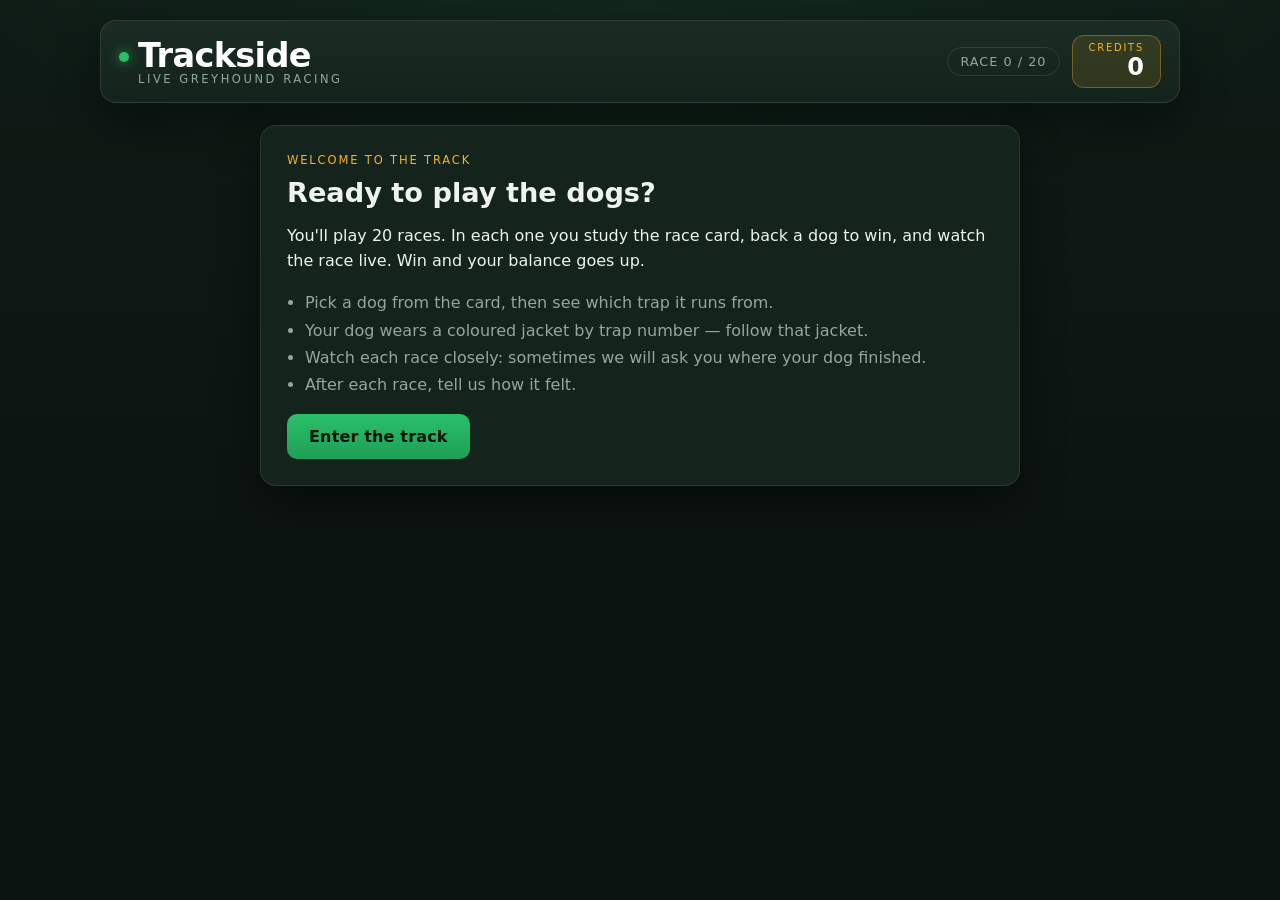
<file: docs/index.html>
<!doctype html>
<html lang="en">
  <head>
    <meta charset="utf-8">
    <meta name="viewport" content="width=device-width, initial-scale=1">
    <title>Trackside — Live Greyhound Racing</title>
    <link rel="stylesheet" href="./styles.css">
  </head>
  <body>
    <main class="app-shell">
      <header class="topbar">
        <div class="brand">
          <span class="brand-mark">Trackside</span>
          <span class="brand-tag">Live Greyhound Racing</span>
        </div>
        <div class="status">
          <span class="status-race" id="trial-status">Race 0 / 0</span>
          <span class="status-balance">
            <span class="balance-label">Credits</span>
            <span class="balance-amount" id="points-status">0</span>
          </span>
        </div>
      </header>

      <section id="screen-intro" class="screen active">
        <div class="card narrow">
          <p class="eyebrow">Welcome to the track</p>
          <h2>Ready to play the dogs?</h2>
          <p>
            You'll play 20 races. In each one you study the race card, back a dog to win,
            and watch the race live. Win and your balance goes up.
          </p>
          <ul class="plain-list">
            <li>Pick a dog from the card, then see which trap it runs from.</li>
            <li>Your dog wears a coloured jacket by trap number — follow that jacket.</li>
            <li>Watch each race closely: sometimes we will ask you where your dog finished.</li>
            <li>After each race, tell us how it felt.</li>
          </ul>
          <button id="start-button" class="button primary">Enter the track</button>
        </div>
      </section>

      <section id="screen-choice" class="screen">
        <div class="card">
          <div class="card-head">
            <div>
              <p class="eyebrow" id="condition-chip">Race</p>
              <h2>Race card</h2>
            </div>
            <p class="muted" id="choice-copy">Study the card and back a dog to win.</p>
          </div>
          <div id="dog-grid" class="dog-grid"></div>
          <div class="actions">
            <button id="choice-next" class="button primary" disabled>Place bet</button>
          </div>
        </div>
      </section>

      <section id="screen-assignment" class="screen">
        <div class="card narrow">
          <p class="eyebrow">Bet placed</p>
          <h2 id="assignment-title">Your dog is ready</h2>
          <div class="jacket-badge" id="assignment-jacket" aria-hidden="true"></div>
          <p id="assignment-copy"></p>
          <button id="assignment-next" class="button primary">Continue</button>
        </div>
      </section>

      <section id="screen-confidence" class="screen">
        <div class="card narrow">
          <p class="eyebrow">Pre-race rating</p>
          <h2>How confident are you that your dog will win?</h2>
          <label class="slider-wrap" for="confidence-slider">
            <span>Not at all confident</span>
            <input id="confidence-slider" class="untouched" type="range" min="0" max="100" step="1" value="50">
            <span>Very confident</span>
          </label>
          <p class="value-readout"><span id="confidence-value">–</span>/100</p>
          <p class="helper-text">Drag the slider to answer.</p>
          <button id="confidence-next" class="button primary" disabled>Watch race</button>
        </div>
      </section>

      <section id="screen-attention" class="screen">
        <div class="card narrow">
          <p class="eyebrow">One quick check</p>
          <h2 id="attention-label">Please move the slider as instructed.</h2>
          <label class="slider-wrap" for="attention-slider">
            <span>0</span>
            <input id="attention-slider" class="untouched" type="range" min="0" max="100" step="1" value="50">
            <span>100</span>
          </label>
          <p class="value-readout"><span id="attention-value">–</span>/100</p>
          <button id="attention-next" class="button primary" disabled>Continue</button>
        </div>
      </section>

      <section id="screen-race" class="screen">
        <div class="card">
          <div class="card-head">
            <div>
              <p class="eyebrow">Race video</p>
              <h2 id="race-title">Follow your dog</h2>
            </div>
            <p class="muted" id="race-copy"></p>
          </div>
          <div class="video-wrap">
            <video
              id="race-video"
              playsinline
              webkit-playsinline
              preload="auto"
              disablepictureinpicture
              disableremoteplayback
              controlslist="nodownload nofullscreen noplaybackrate noremoteplayback"
              tabindex="-1"
            ></video>
            <div id="race-intro-panel" class="overlay-panel race-intro-panel hidden">
              <p class="eyebrow">Starting boxes</p>
              <h3 id="race-intro-title">Race starts in 3</h3>
              <div class="signal-lights" aria-hidden="true">
                <span class="signal-light"></span>
                <span class="signal-light"></span>
                <span class="signal-light"></span>
              </div>
              <p id="race-intro-copy">Keep your eyes on your trap. The race will begin automatically.</p>
            </div>
            <div id="video-fallback" class="video-fallback hidden">
              <h3>Video unavailable</h3>
              <p>
                This pilot expects a browser-compatible video file. If this appears, the task
                flow is still working but the clip could not be played in your browser.
              </p>
            </div>
          </div>
          <div id="cashout-panel" class="overlay-panel hidden">
            <p class="eyebrow">Cash-out offer</p>
            <h3 id="cashout-title">Cash out now?</h3>
            <p id="cashout-copy"></p>
            <p id="cashout-timer" class="cashout-timer"></p>
            <div class="button-row">
              <button id="cashout-accept" class="button secondary">Cash out now</button>
              <button id="cashout-reject" class="button primary">Keep betting</button>
            </div>
          </div>
          <p id="race-helper" class="helper-text">
            The race will pause automatically if a cash-out offer appears.
          </p>
        </div>
      </section>

      <section id="screen-outcome-check" class="screen">
        <div class="card narrow">
          <p class="eyebrow">Quick question</p>
          <h2>Where did your dog finish in that race?</h2>
          <p class="muted" id="outcome-check-copy"></p>
          <div class="outcome-options" id="outcome-check-options">
            <button class="button ghost" data-answer="1">1st</button>
            <button class="button ghost" data-answer="2">2nd</button>
            <button class="button ghost" data-answer="3">3rd</button>
            <button class="button ghost" data-answer="99">Further back</button>
          </div>
        </div>
      </section>

      <section id="screen-result" class="screen">
        <div class="card narrow">
          <p class="eyebrow">Outcome</p>
          <h2 id="result-title">Race complete</h2>
          <p id="result-copy"></p>
          <div class="result-grid">
            <div>
              <span class="result-label">Dog</span>
              <strong id="result-dog"></strong>
            </div>
            <div>
              <span class="result-label">Trap</span>
              <strong id="result-trap"></strong>
            </div>
            <div>
              <span class="result-label">Finish</span>
              <strong id="result-place"></strong>
            </div>
            <div>
              <span class="result-label">Returns</span>
              <strong id="result-points"></strong>
            </div>
          </div>
          <button id="result-next" class="button primary">Continue</button>
        </div>
      </section>

      <section id="screen-postrace" class="screen">
        <div class="card narrow">
          <p class="eyebrow">Post-race ratings</p>
          <h2>How did that race feel?</h2>
          <div class="question-block">
            <label for="pleased-slider">How pleased were you with the outcome of this race?</label>
            <div class="anchored-slider">
              <span>Not at all pleased</span>
              <input id="pleased-slider" class="untouched" type="range" min="0" max="100" step="1" value="50">
              <span>Very pleased</span>
            </div>
            <p class="value-readout"><span id="pleased-value">–</span>/100</p>
          </div>
          <div class="question-block">
            <label for="motivation-slider">Right now, how much do you want to play the next race?</label>
            <div class="anchored-slider">
              <span>Not at all</span>
              <input id="motivation-slider" class="untouched" type="range" min="0" max="100" step="1" value="50">
              <span>Very much</span>
            </div>
            <p class="value-readout"><span id="motivation-value">–</span>/100</p>
          </div>
          <div class="question-block">
            <label for="luck-slider">How lucky did you feel in that race?</label>
            <div class="anchored-slider">
              <span>Not at all lucky</span>
              <input id="luck-slider" class="untouched" type="range" min="0" max="100" step="1" value="50">
              <span>Very lucky</span>
            </div>
            <p class="value-readout"><span id="luck-value">–</span>/100</p>
          </div>
          <p class="helper-text">Drag each slider to answer.</p>
          <button id="postrace-next" class="button primary" disabled>Next</button>
        </div>
      </section>

      <section id="screen-pgsi" class="screen">
        <div class="card narrow">
          <p class="eyebrow">Almost done</p>
          <h2>A few final questions</h2>
          <p class="muted">
            Thinking about the last 12 months, please answer the following questions.
          </p>
          <div id="pgsi-form" class="pgsi-form"></div>
          <button id="pgsi-next" class="button primary" disabled>Finish study</button>
        </div>
      </section>

      <section id="screen-finish" class="screen">
        <div class="card narrow">
          <p class="eyebrow">That's the last race</p>
          <h2>Session summary</h2>
          <p id="finish-copy"></p>
          <div class="button-row">
            <button id="return-prolific" class="button primary hidden">Return to Prolific to complete</button>
          </div>
          <div class="button-row">
            <button id="download-json" class="button secondary">Download JSON</button>
            <button id="download-csv" class="button secondary">Download CSV</button>
          </div>
          <div class="button-row">
            <button id="restart-button" class="button ghost">Play again</button>
          </div>
        </div>
      </section>
    </main>

    <script src="./trial-config.js"></script>
    <script src="./app.js"></script>
  </body>
</html>
</file>
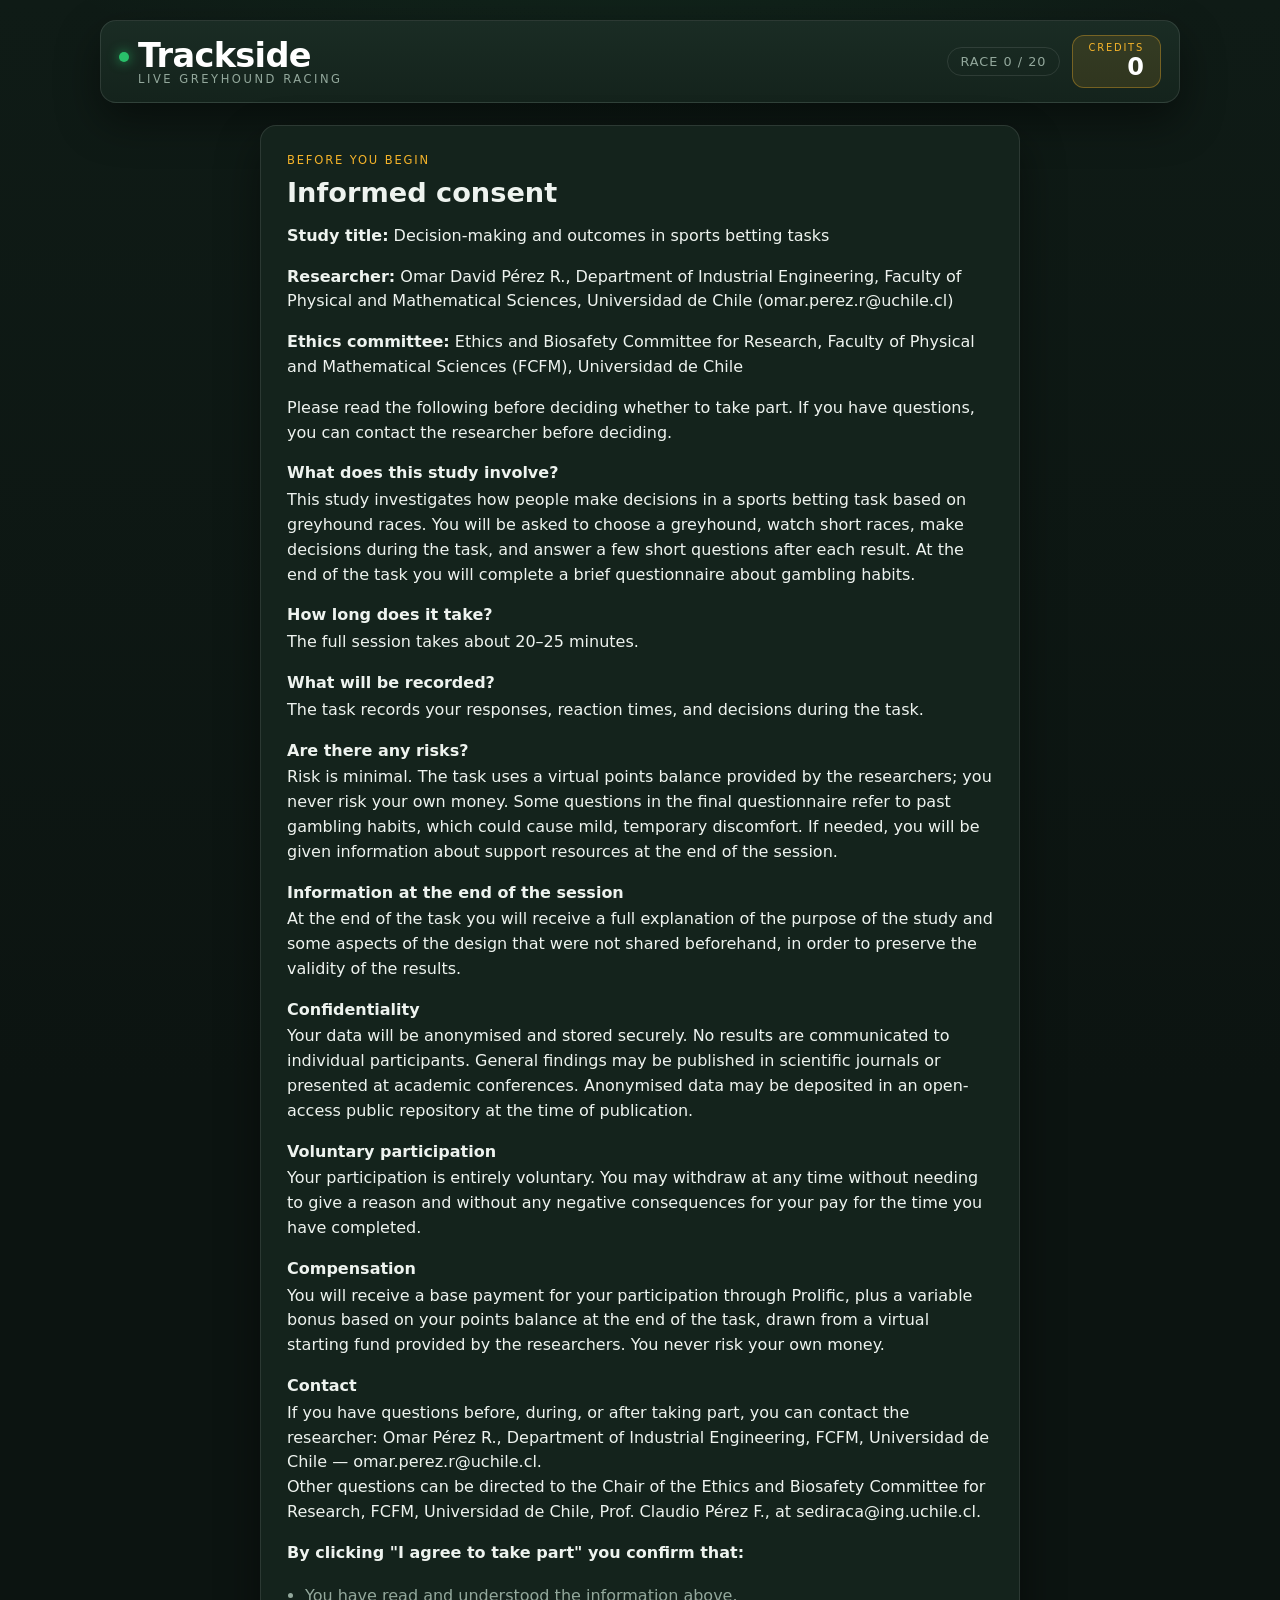
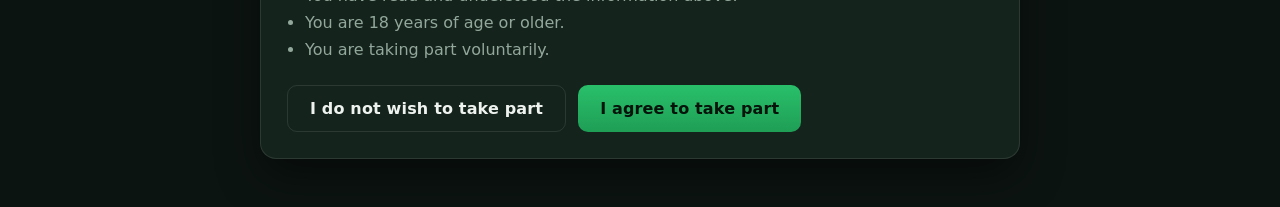
<file: study3-task/index.html>
<!doctype html>
<html lang="en">
  <head>
    <meta charset="utf-8">
    <meta name="viewport" content="width=device-width, initial-scale=1">
    <title>Trackside — Live Greyhound Racing</title>
    <link rel="stylesheet" href="./styles.css">
  </head>
  <body>
    <main class="app-shell">
      <header class="topbar">
        <div class="brand">
          <span class="brand-mark">Trackside</span>
          <span class="brand-tag">Live Greyhound Racing</span>
        </div>
        <div class="status">
          <span class="status-race" id="trial-status">Race 0 / 0</span>
          <span class="status-balance">
            <span class="balance-label">Credits</span>
            <span class="balance-amount" id="points-status">0</span>
          </span>
        </div>
      </header>

      <section id="screen-consent" class="screen active">
        <div class="card narrow">
          <p class="eyebrow">Before you begin</p>
          <h2>Informed consent</h2>
          <p><strong>Study title:</strong> Decision-making and outcomes in sports betting tasks</p>
          <p><strong>Researcher:</strong> Omar David Pérez R., Department of Industrial Engineering,
             Faculty of Physical and Mathematical Sciences, Universidad de Chile
             (omar.perez.r@uchile.cl)</p>
          <p><strong>Ethics committee:</strong> Ethics and Biosafety Committee for Research, Faculty of
             Physical and Mathematical Sciences (FCFM), Universidad de Chile</p>
          <p>Please read the following before deciding whether to take part. If you have questions,
             you can contact the researcher before deciding.</p>

          <p class="consent-heading">What does this study involve?</p>
          <p>This study investigates how people make decisions in a sports betting task based on
             greyhound races. You will be asked to choose a greyhound, watch short races, make
             decisions during the task, and answer a few short questions after each result. At the
             end of the task you will complete a brief questionnaire about gambling habits.</p>

          <p class="consent-heading">How long does it take?</p>
          <p>The full session takes about 20&ndash;25 minutes.</p>

          <p class="consent-heading">What will be recorded?</p>
          <p>The task records your responses, reaction times, and decisions during the task.</p>

          <p class="consent-heading">Are there any risks?</p>
          <p>Risk is minimal. The task uses a virtual points balance provided by the researchers;
             you never risk your own money. Some questions in the final questionnaire refer to past
             gambling habits, which could cause mild, temporary discomfort. If needed, you will be
             given information about support resources at the end of the session.</p>

          <p class="consent-heading">Information at the end of the session</p>
          <p>At the end of the task you will receive a full explanation of the purpose of the study
             and some aspects of the design that were not shared beforehand, in order to preserve
             the validity of the results.</p>

          <p class="consent-heading">Confidentiality</p>
          <p>Your data will be anonymised and stored securely. No results are communicated to
             individual participants. General findings may be published in scientific journals or
             presented at academic conferences. Anonymised data may be deposited in an open-access
             public repository at the time of publication.</p>

          <p class="consent-heading">Voluntary participation</p>
          <p>Your participation is entirely voluntary. You may withdraw at any time without needing
             to give a reason and without any negative consequences for your pay for the time you
             have completed.</p>

          <p class="consent-heading">Compensation</p>
          <p>You will receive a base payment for your participation through Prolific, plus a variable
             bonus based on your points balance at the end of the task, drawn from a virtual starting
             fund provided by the researchers. You never risk your own money.</p>

          <p class="consent-heading">Contact</p>
          <p>If you have questions before, during, or after taking part, you can contact the
             researcher: Omar Pérez R., Department of Industrial Engineering, FCFM, Universidad de
             Chile &mdash; omar.perez.r@uchile.cl.<br>
             Other questions can be directed to the Chair of the Ethics and Biosafety Committee for
             Research, FCFM, Universidad de Chile, Prof. Claudio Pérez F., at sediraca@ing.uchile.cl.</p>

          <p class="consent-heading">By clicking "I agree to take part" you confirm that:</p>
          <ul class="plain-list">
            <li>You have read and understood the information above.</li>
            <li>You are 18 years of age or older.</li>
            <li>You are taking part voluntarily.</li>
          </ul>

          <div class="button-row">
            <button id="consent-decline" class="button ghost">I do not wish to take part</button>
            <button id="consent-agree" class="button primary">I agree to take part</button>
          </div>
        </div>
      </section>

      <section id="screen-declined" class="screen">
        <div class="card narrow">
          <p class="eyebrow">No problem</p>
          <h2>Thanks for your time</h2>
          <p>You have chosen not to take part. No data has been recorded. Please return to Prolific
             and use the option to end the study without completing it.</p>
        </div>
      </section>

      <section id="screen-intro" class="screen">
        <div class="card narrow">
          <p class="eyebrow">Welcome to the track</p>
          <h2>Ready to play the dogs?</h2>
          <p>
            You'll play 20 races. In each one you study the race card, back a dog to win,
            and watch the race live. Win and your balance goes up.
          </p>
          <ul class="plain-list">
            <li>Pick a dog from the card, then see which trap it runs from.</li>
            <li>Your dog wears a coloured jacket by trap number — follow that jacket.</li>
            <li>Watch each race closely: sometimes we will ask you where your dog finished.</li>
            <li>After each race, tell us how it felt.</li>
          </ul>
          <button id="start-button" class="button primary">Enter the track</button>
        </div>
      </section>

      <section id="screen-choice" class="screen">
        <div class="card">
          <div class="card-head">
            <div>
              <p class="eyebrow" id="condition-chip">Race</p>
              <h2>Race card</h2>
            </div>
            <p class="muted" id="choice-copy">Study the card and back a dog to win.</p>
          </div>
          <div id="dog-grid" class="dog-grid"></div>
          <div class="actions">
            <button id="choice-next" class="button primary" disabled>Place bet</button>
          </div>
        </div>
      </section>

      <section id="screen-assignment" class="screen">
        <div class="card narrow">
          <p class="eyebrow">Bet placed</p>
          <h2 id="assignment-title">Your dog is ready</h2>
          <div class="jacket-badge" id="assignment-jacket" aria-hidden="true"></div>
          <p id="assignment-copy"></p>
          <button id="assignment-next" class="button primary">Continue</button>
        </div>
      </section>

      <section id="screen-confidence" class="screen">
        <div class="card narrow">
          <p class="eyebrow">Pre-race rating</p>
          <h2>How confident are you that your dog will win?</h2>
          <label class="slider-wrap" for="confidence-slider">
            <span>Not at all confident</span>
            <input id="confidence-slider" class="untouched" type="range" min="0" max="100" step="1" value="50">
            <span>Very confident</span>
          </label>
          <p class="value-readout"><span id="confidence-value">–</span>/100</p>
          <p class="helper-text">Drag the slider to answer.</p>
          <button id="confidence-next" class="button primary" disabled>Continue</button>
        </div>
      </section>

      <section id="screen-bet" class="screen">
        <div class="card narrow">
          <p class="eyebrow">Place your bet</p>
          <h2>How much do you want to bet?</h2>
          <p class="muted" id="bet-copy"></p>
          <div class="bet-options" id="bet-options"></div>
          <p class="helper-text">If your dog wins, you get your bet back plus the same amount again. If it doesn't win, you lose your bet.</p>
        </div>
      </section>

      <section id="screen-attention" class="screen">
        <div class="card narrow">
          <p class="eyebrow">One quick check</p>
          <h2 id="attention-label">Please move the slider as instructed.</h2>
          <label class="slider-wrap" for="attention-slider">
            <span>0</span>
            <input id="attention-slider" class="untouched" type="range" min="0" max="100" step="1" value="50">
            <span>100</span>
          </label>
          <p class="value-readout"><span id="attention-value">–</span>/100</p>
          <button id="attention-next" class="button primary" disabled>Continue</button>
        </div>
      </section>

      <section id="screen-race" class="screen">
        <div class="card">
          <div class="card-head">
            <div>
              <p class="eyebrow">Race video</p>
              <h2 id="race-title">Follow your dog</h2>
            </div>
            <p class="muted" id="race-copy"></p>
          </div>
          <div class="video-wrap">
            <video
              id="race-video"
              playsinline
              webkit-playsinline
              preload="auto"
              disablepictureinpicture
              disableremoteplayback
              controlslist="nodownload nofullscreen noplaybackrate noremoteplayback"
              tabindex="-1"
            ></video>
            <div id="race-intro-panel" class="overlay-panel race-intro-panel hidden">
              <p class="eyebrow">Starting boxes</p>
              <h3 id="race-intro-title">Race starts in 3</h3>
              <div class="signal-lights" aria-hidden="true">
                <span class="signal-light"></span>
                <span class="signal-light"></span>
                <span class="signal-light"></span>
              </div>
              <p id="race-intro-copy">Keep your eyes on your trap. The race will begin automatically.</p>
            </div>
            <div id="video-fallback" class="video-fallback hidden">
              <h3>Video unavailable</h3>
              <p>
                This pilot expects a browser-compatible video file. If this appears, the task
                flow is still working but the clip could not be played in your browser.
              </p>
            </div>
          </div>
          <div id="cashout-panel" class="overlay-panel hidden">
            <p class="eyebrow">Cash-out offer</p>
            <h3 id="cashout-title">Cash out now?</h3>
            <p id="cashout-copy"></p>
            <p id="cashout-timer" class="cashout-timer"></p>
            <div class="button-row">
              <button id="cashout-accept" class="button secondary">Cash out now</button>
              <button id="cashout-reject" class="button primary">Keep betting</button>
            </div>
          </div>
          <p id="race-helper" class="helper-text">
            The race will pause automatically if a cash-out offer appears.
          </p>
        </div>
      </section>

      <section id="screen-outcome-check" class="screen">
        <div class="card narrow">
          <p class="eyebrow">Quick question</p>
          <h2>Where did your dog finish in that race?</h2>
          <p class="muted" id="outcome-check-copy"></p>
          <div class="outcome-options" id="outcome-check-options">
            <button class="button ghost" data-answer="1">1st</button>
            <button class="button ghost" data-answer="2">2nd</button>
            <button class="button ghost" data-answer="3">3rd</button>
            <button class="button ghost" data-answer="99">Further back</button>
          </div>
        </div>
      </section>

      <section id="screen-result" class="screen">
        <div class="card narrow">
          <p class="eyebrow">Outcome</p>
          <h2 id="result-title">Race complete</h2>
          <p id="result-copy"></p>
          <div class="result-grid">
            <div>
              <span class="result-label">Dog</span>
              <strong id="result-dog"></strong>
            </div>
            <div>
              <span class="result-label">Trap</span>
              <strong id="result-trap"></strong>
            </div>
            <div>
              <span class="result-label">Finish</span>
              <strong id="result-place"></strong>
            </div>
            <div>
              <span class="result-label">Returns</span>
              <strong id="result-points"></strong>
            </div>
          </div>
          <button id="result-next" class="button primary">Continue</button>
        </div>
      </section>

      <section id="screen-postrace" class="screen">
        <div class="card narrow">
          <p class="eyebrow">Post-race ratings</p>
          <h2>How did that race feel?</h2>
          <div class="question-block">
            <label for="pleased-slider">How pleased were you with the outcome of this race?</label>
            <div class="anchored-slider">
              <span>Not at all pleased</span>
              <input id="pleased-slider" class="untouched" type="range" min="0" max="100" step="1" value="50">
              <span>Very pleased</span>
            </div>
            <p class="value-readout"><span id="pleased-value">–</span>/100</p>
          </div>
          <div class="question-block">
            <label for="motivation-slider">Right now, how much do you want to play the next race?</label>
            <div class="anchored-slider">
              <span>Not at all</span>
              <input id="motivation-slider" class="untouched" type="range" min="0" max="100" step="1" value="50">
              <span>Very much</span>
            </div>
            <p class="value-readout"><span id="motivation-value">–</span>/100</p>
          </div>
          <div class="question-block">
            <label for="luck-slider">How lucky did you feel in that race?</label>
            <div class="anchored-slider">
              <span>Not at all lucky</span>
              <input id="luck-slider" class="untouched" type="range" min="0" max="100" step="1" value="50">
              <span>Very lucky</span>
            </div>
            <p class="value-readout"><span id="luck-value">–</span>/100</p>
          </div>
          <p class="helper-text">Drag each slider to answer.</p>
          <button id="postrace-next" class="button primary" disabled>Next</button>
        </div>
      </section>

      <section id="screen-pgsi" class="screen">
        <div class="card narrow">
          <p class="eyebrow">Almost done</p>
          <h2>A few final questions</h2>
          <p class="muted">
            Thinking about the last 12 months, please answer the following questions.
          </p>
          <div id="pgsi-form" class="pgsi-form"></div>
          <button id="pgsi-next" class="button primary" disabled>Finish study</button>
        </div>
      </section>

      <section id="screen-finish" class="screen">
        <div class="card narrow">
          <p class="eyebrow">That's the last race</p>
          <h2>Session summary</h2>
          <p id="finish-copy"></p>
          <div class="button-row">
            <button id="return-prolific" class="button primary hidden">Return to Prolific to complete</button>
          </div>
          <div class="button-row">
            <button id="download-json" class="button secondary">Download JSON</button>
            <button id="download-csv" class="button secondary">Download CSV</button>
          </div>
          <div class="button-row">
            <button id="restart-button" class="button ghost">Play again</button>
          </div>
        </div>
      </section>
    </main>

    <script src="./trial-config.js"></script>
    <script src="./app.js"></script>
  </body>
</html>
</file>
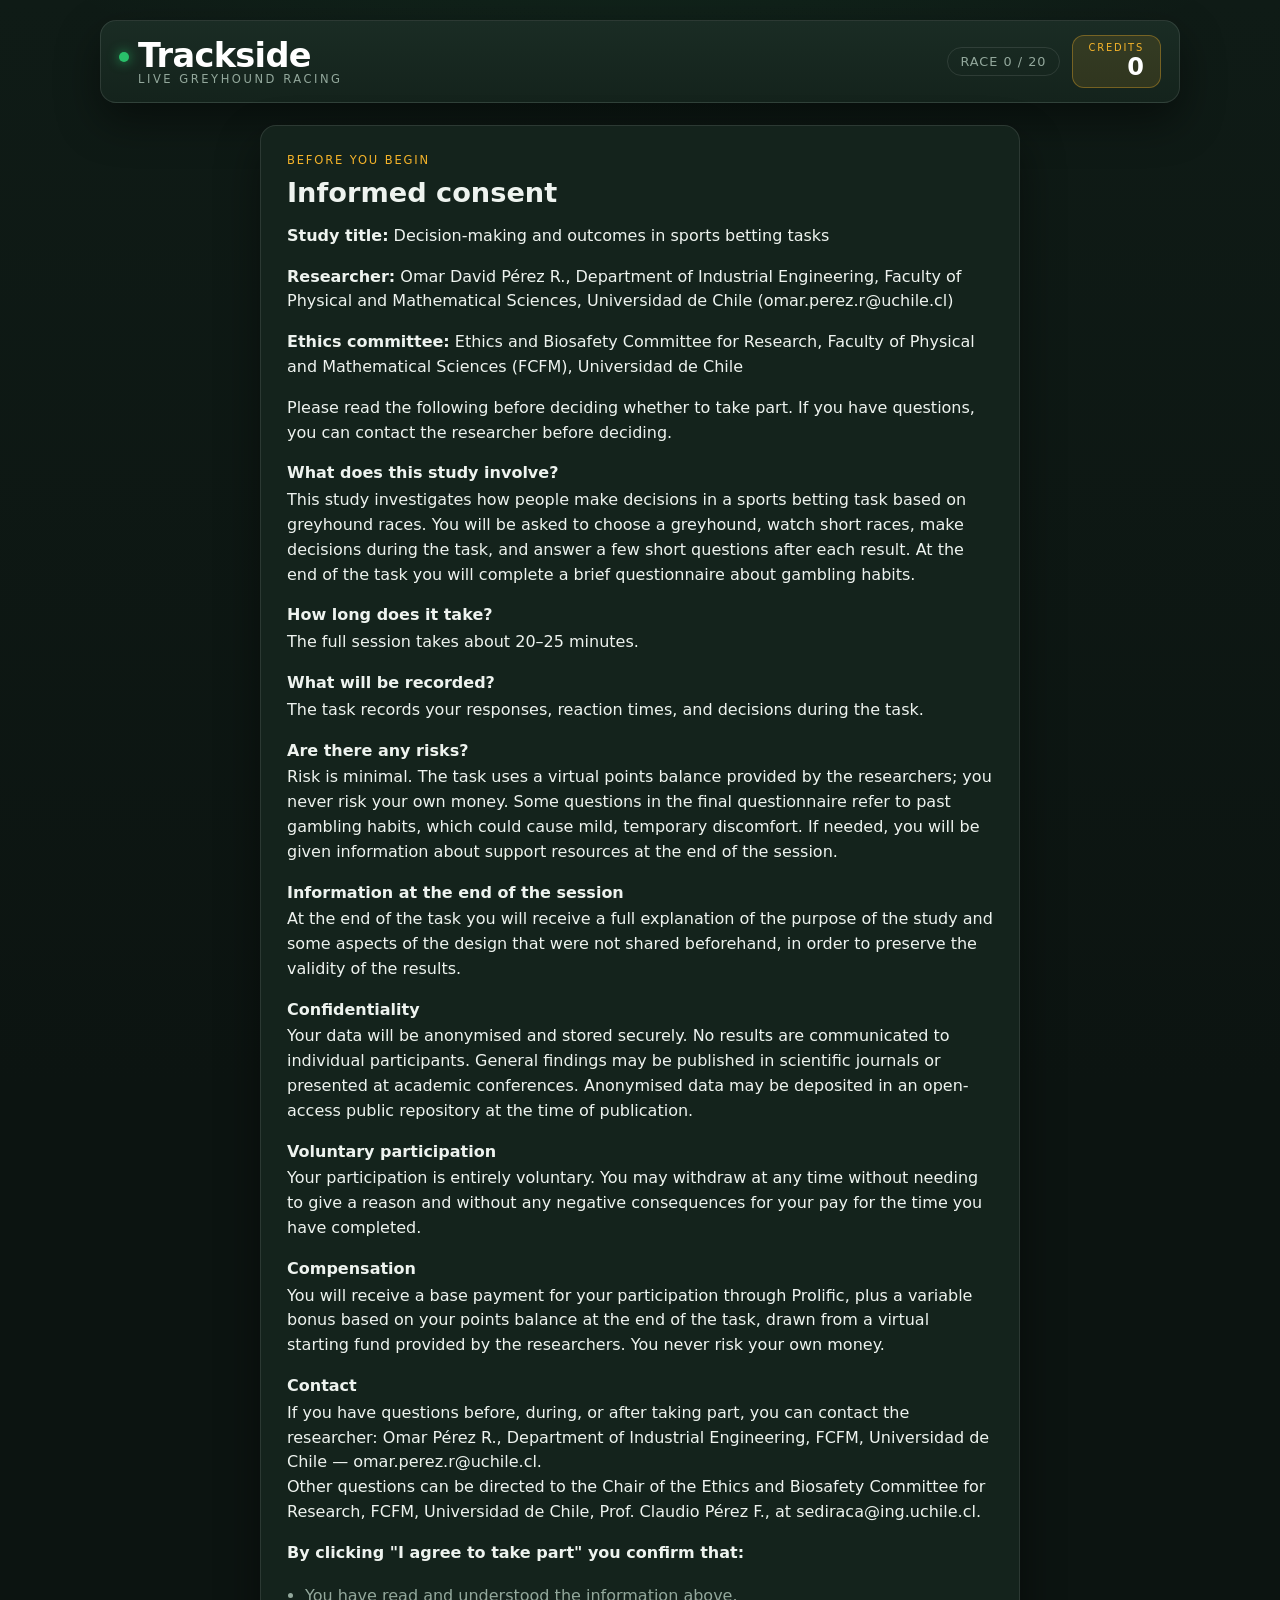
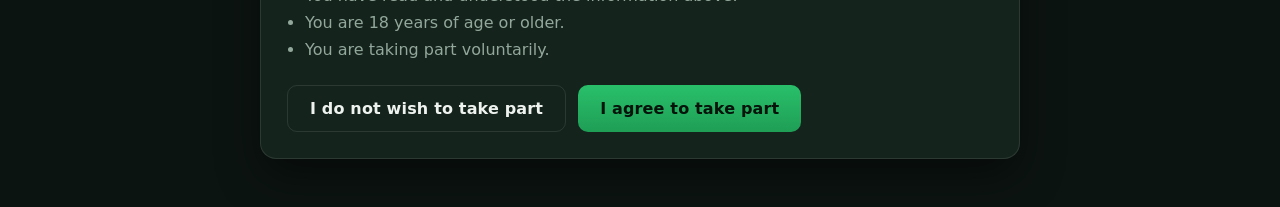
<file: study4-task/index.html>
<!doctype html>
<html lang="en">
  <head>
    <meta charset="utf-8">
    <meta name="viewport" content="width=device-width, initial-scale=1">
    <title>Trackside — Live Greyhound Racing</title>
    <link rel="stylesheet" href="./styles.css">
  </head>
  <body>
    <main class="app-shell">
      <header class="topbar">
        <div class="brand">
          <span class="brand-mark">Trackside</span>
          <span class="brand-tag">Live Greyhound Racing</span>
        </div>
        <div class="status">
          <span class="status-race" id="trial-status">Race 0 / 0</span>
          <span class="status-balance">
            <span class="balance-label">Credits</span>
            <span class="balance-amount" id="points-status">0</span>
          </span>
        </div>
      </header>

      <section id="screen-consent" class="screen active">
        <div class="card narrow">
          <p class="eyebrow">Before you begin</p>
          <h2>Informed consent</h2>
          <p><strong>Study title:</strong> Decision-making and outcomes in sports betting tasks</p>
          <p><strong>Researcher:</strong> Omar David Pérez R., Department of Industrial Engineering,
             Faculty of Physical and Mathematical Sciences, Universidad de Chile
             (omar.perez.r@uchile.cl)</p>
          <p><strong>Ethics committee:</strong> Ethics and Biosafety Committee for Research, Faculty of
             Physical and Mathematical Sciences (FCFM), Universidad de Chile</p>
          <p>Please read the following before deciding whether to take part. If you have questions,
             you can contact the researcher before deciding.</p>

          <p class="consent-heading">What does this study involve?</p>
          <p>This study investigates how people make decisions in a sports betting task based on
             greyhound races. You will be asked to choose a greyhound, watch short races, make
             decisions during the task, and answer a few short questions after each result. At the
             end of the task you will complete a brief questionnaire about gambling habits.</p>

          <p class="consent-heading">How long does it take?</p>
          <p>The full session takes about 20&ndash;25 minutes.</p>

          <p class="consent-heading">What will be recorded?</p>
          <p>The task records your responses, reaction times, and decisions during the task.</p>

          <p class="consent-heading">Are there any risks?</p>
          <p>Risk is minimal. The task uses a virtual points balance provided by the researchers;
             you never risk your own money. Some questions in the final questionnaire refer to past
             gambling habits, which could cause mild, temporary discomfort. If needed, you will be
             given information about support resources at the end of the session.</p>

          <p class="consent-heading">Information at the end of the session</p>
          <p>At the end of the task you will receive a full explanation of the purpose of the study
             and some aspects of the design that were not shared beforehand, in order to preserve
             the validity of the results.</p>

          <p class="consent-heading">Confidentiality</p>
          <p>Your data will be anonymised and stored securely. No results are communicated to
             individual participants. General findings may be published in scientific journals or
             presented at academic conferences. Anonymised data may be deposited in an open-access
             public repository at the time of publication.</p>

          <p class="consent-heading">Voluntary participation</p>
          <p>Your participation is entirely voluntary. You may withdraw at any time without needing
             to give a reason and without any negative consequences for your pay for the time you
             have completed.</p>

          <p class="consent-heading">Compensation</p>
          <p>You will receive a base payment for your participation through Prolific, plus a variable
             bonus based on your points balance at the end of the task, drawn from a virtual starting
             fund provided by the researchers. You never risk your own money.</p>

          <p class="consent-heading">Contact</p>
          <p>If you have questions before, during, or after taking part, you can contact the
             researcher: Omar Pérez R., Department of Industrial Engineering, FCFM, Universidad de
             Chile &mdash; omar.perez.r@uchile.cl.<br>
             Other questions can be directed to the Chair of the Ethics and Biosafety Committee for
             Research, FCFM, Universidad de Chile, Prof. Claudio Pérez F., at sediraca@ing.uchile.cl.</p>

          <p class="consent-heading">By clicking "I agree to take part" you confirm that:</p>
          <ul class="plain-list">
            <li>You have read and understood the information above.</li>
            <li>You are 18 years of age or older.</li>
            <li>You are taking part voluntarily.</li>
          </ul>

          <div class="button-row">
            <button id="consent-decline" class="button ghost">I do not wish to take part</button>
            <button id="consent-agree" class="button primary">I agree to take part</button>
          </div>
        </div>
      </section>

      <section id="screen-declined" class="screen">
        <div class="card narrow">
          <p class="eyebrow">No problem</p>
          <h2>Thanks for your time</h2>
          <p>You have chosen not to take part. No data has been recorded. Please return to Prolific
             and use the option to end the study without completing it.</p>
        </div>
      </section>

      <section id="screen-intro" class="screen">
        <div class="card narrow">
          <p class="eyebrow">Welcome to the track</p>
          <h2>Ready to play the dogs?</h2>
          <p>
            You'll play 20 races. In each one you study the race card, back a dog to win,
            and watch the race live. Win and your balance goes up.
          </p>
          <ul class="plain-list">
            <li>Pick a dog from the card, then see which trap it runs from.</li>
            <li>Your dog wears a coloured jacket by trap number — follow that jacket.</li>
            <li>Watch each race closely: sometimes we will ask you where your dog finished.</li>
            <li>After each race, tell us how it felt.</li>
          </ul>
          <button id="start-button" class="button primary">Enter the track</button>
        </div>
      </section>

      <section id="screen-choice" class="screen">
        <div class="card">
          <div class="card-head">
            <div>
              <p class="eyebrow" id="condition-chip">Race</p>
              <h2>Race card</h2>
            </div>
            <p class="muted" id="choice-copy">Study the card and back a dog to win.</p>
          </div>
          <div id="dog-grid" class="dog-grid"></div>
          <div class="actions">
            <button id="choice-next" class="button primary" disabled>Place bet</button>
          </div>
        </div>
      </section>

      <section id="screen-assignment" class="screen">
        <div class="card narrow">
          <p class="eyebrow">Bet placed</p>
          <h2 id="assignment-title">Your dog is ready</h2>
          <div class="jacket-badge" id="assignment-jacket" aria-hidden="true"></div>
          <p id="assignment-copy"></p>
          <button id="assignment-next" class="button primary">Continue</button>
        </div>
      </section>

      <section id="screen-confidence" class="screen">
        <div class="card narrow">
          <p class="eyebrow">Pre-race rating</p>
          <h2>How confident are you that your dog will win?</h2>
          <label class="slider-wrap" for="confidence-slider">
            <span>Not at all confident</span>
            <input id="confidence-slider" class="untouched" type="range" min="0" max="100" step="1" value="50">
            <span>Very confident</span>
          </label>
          <p class="value-readout"><span id="confidence-value">–</span>/100</p>
          <p class="helper-text">Drag the slider to answer.</p>
          <button id="confidence-next" class="button primary" disabled>Continue</button>
        </div>
      </section>

      <section id="screen-bet" class="screen">
        <div class="card narrow">
          <p class="eyebrow">Place your bet</p>
          <h2>How much do you want to bet?</h2>
          <p class="muted" id="bet-copy"></p>
          <label class="slider-wrap" for="bet-slider">
            <span>0%</span>
            <input id="bet-slider" class="untouched" type="range" min="0" max="100" step="1" value="50">
            <span>100%</span>
          </label>
          <p class="value-readout"><span id="bet-value">–</span>% of your balance (<span id="bet-amount-readout">–</span> <span id="bet-amount-unit"></span>)</p>
          <p class="helper-text">Drag the slider to set your bet, then continue. If your dog wins, you get your bet back plus the same amount again. If it doesn't win, you lose your bet.</p>
          <button id="bet-next" class="button primary" disabled>Continue</button>
        </div>
      </section>

      <section id="screen-attention" class="screen">
        <div class="card narrow">
          <p class="eyebrow">One quick check</p>
          <h2 id="attention-label">Please move the slider as instructed.</h2>
          <label class="slider-wrap" for="attention-slider">
            <span>0</span>
            <input id="attention-slider" class="untouched" type="range" min="0" max="100" step="1" value="50">
            <span>100</span>
          </label>
          <p class="value-readout"><span id="attention-value">–</span>/100</p>
          <button id="attention-next" class="button primary" disabled>Continue</button>
        </div>
      </section>

      <section id="screen-race" class="screen">
        <div class="card">
          <div class="card-head">
            <div>
              <p class="eyebrow">Race video</p>
              <h2 id="race-title">Follow your dog</h2>
            </div>
            <p class="muted" id="race-copy"></p>
          </div>
          <div class="video-wrap">
            <video
              id="race-video"
              playsinline
              webkit-playsinline
              preload="auto"
              disablepictureinpicture
              disableremoteplayback
              controlslist="nodownload nofullscreen noplaybackrate noremoteplayback"
              tabindex="-1"
            ></video>
            <div id="race-intro-panel" class="overlay-panel race-intro-panel hidden">
              <p class="eyebrow">Starting boxes</p>
              <h3 id="race-intro-title">Race starts in 3</h3>
              <div class="signal-lights" aria-hidden="true">
                <span class="signal-light"></span>
                <span class="signal-light"></span>
                <span class="signal-light"></span>
              </div>
              <p id="race-intro-copy">Keep your eyes on your trap. The race will begin automatically.</p>
            </div>
            <div id="video-fallback" class="video-fallback hidden">
              <h3>Video unavailable</h3>
              <p>
                This pilot expects a browser-compatible video file. If this appears, the task
                flow is still working but the clip could not be played in your browser.
              </p>
            </div>
          </div>
          <div id="cashout-panel" class="overlay-panel hidden">
            <p class="eyebrow">Cash-out offer</p>
            <h3 id="cashout-title">Cash out now?</h3>
            <p id="cashout-copy"></p>
            <p id="cashout-timer" class="cashout-timer"></p>
            <div class="button-row">
              <button id="cashout-accept" class="button secondary">Cash out now</button>
              <button id="cashout-reject" class="button primary">Keep betting</button>
            </div>
          </div>
          <p id="race-helper" class="helper-text">
            The race will pause automatically if a cash-out offer appears.
          </p>
        </div>
      </section>

      <section id="screen-outcome-check" class="screen">
        <div class="card narrow">
          <p class="eyebrow">Quick question</p>
          <h2>Where did your dog finish in that race?</h2>
          <p class="muted" id="outcome-check-copy"></p>
          <div class="outcome-options" id="outcome-check-options">
            <button class="button ghost" data-answer="1">1st</button>
            <button class="button ghost" data-answer="2">2nd</button>
            <button class="button ghost" data-answer="3">3rd</button>
            <button class="button ghost" data-answer="99">Further back</button>
          </div>
        </div>
      </section>

      <section id="screen-result" class="screen">
        <div class="card narrow">
          <p class="eyebrow">Outcome</p>
          <h2 id="result-title">Race complete</h2>
          <p id="result-copy"></p>
          <div class="result-grid">
            <div>
              <span class="result-label">Dog</span>
              <strong id="result-dog"></strong>
            </div>
            <div>
              <span class="result-label">Trap</span>
              <strong id="result-trap"></strong>
            </div>
            <div>
              <span class="result-label">Finish</span>
              <strong id="result-place"></strong>
            </div>
            <div>
              <span class="result-label">Returns</span>
              <strong id="result-points"></strong>
            </div>
          </div>
          <button id="result-next" class="button primary">Continue</button>
        </div>
      </section>

      <section id="screen-postrace" class="screen">
        <div class="card narrow">
          <p class="eyebrow">Post-race ratings</p>
          <h2>How did that race feel?</h2>
          <div class="question-block">
            <label for="pleased-slider">How pleased were you with the outcome of this race?</label>
            <div class="anchored-slider">
              <span>Not at all pleased</span>
              <input id="pleased-slider" class="untouched" type="range" min="0" max="100" step="1" value="50">
              <span>Very pleased</span>
            </div>
            <p class="value-readout"><span id="pleased-value">–</span>/100</p>
          </div>
          <div class="question-block">
            <label for="motivation-slider">Right now, how much do you want to play the next race?</label>
            <div class="anchored-slider">
              <span>Not at all</span>
              <input id="motivation-slider" class="untouched" type="range" min="0" max="100" step="1" value="50">
              <span>Very much</span>
            </div>
            <p class="value-readout"><span id="motivation-value">–</span>/100</p>
          </div>
          <div class="question-block">
            <label for="luck-slider">How lucky did you feel in that race?</label>
            <div class="anchored-slider">
              <span>Not at all lucky</span>
              <input id="luck-slider" class="untouched" type="range" min="0" max="100" step="1" value="50">
              <span>Very lucky</span>
            </div>
            <p class="value-readout"><span id="luck-value">–</span>/100</p>
          </div>
          <p class="helper-text">Drag each slider to answer.</p>
          <button id="postrace-next" class="button primary" disabled>Next</button>
        </div>
      </section>

      <section id="screen-pgsi" class="screen">
        <div class="card narrow">
          <p class="eyebrow">Almost done</p>
          <h2>A few final questions</h2>
          <p class="muted">
            Thinking about the last 12 months, please answer the following questions.
          </p>
          <div id="pgsi-form" class="pgsi-form"></div>
          <button id="pgsi-next" class="button primary" disabled>Finish study</button>
        </div>
      </section>

      <section id="screen-finish" class="screen">
        <div class="card narrow">
          <p class="eyebrow">That's the last race</p>
          <h2>Session summary</h2>
          <p id="finish-copy"></p>
          <div class="button-row">
            <button id="return-prolific" class="button primary hidden">Return to Prolific to complete</button>
          </div>
          <div class="button-row">
            <button id="download-json" class="button secondary">Download JSON</button>
            <button id="download-csv" class="button secondary">Download CSV</button>
          </div>
          <div class="button-row">
            <button id="restart-button" class="button ghost">Play again</button>
          </div>
        </div>
      </section>
    </main>

    <script src="./trial-config.js"></script>
    <script src="./app.js"></script>
  </body>
</html>
</file>
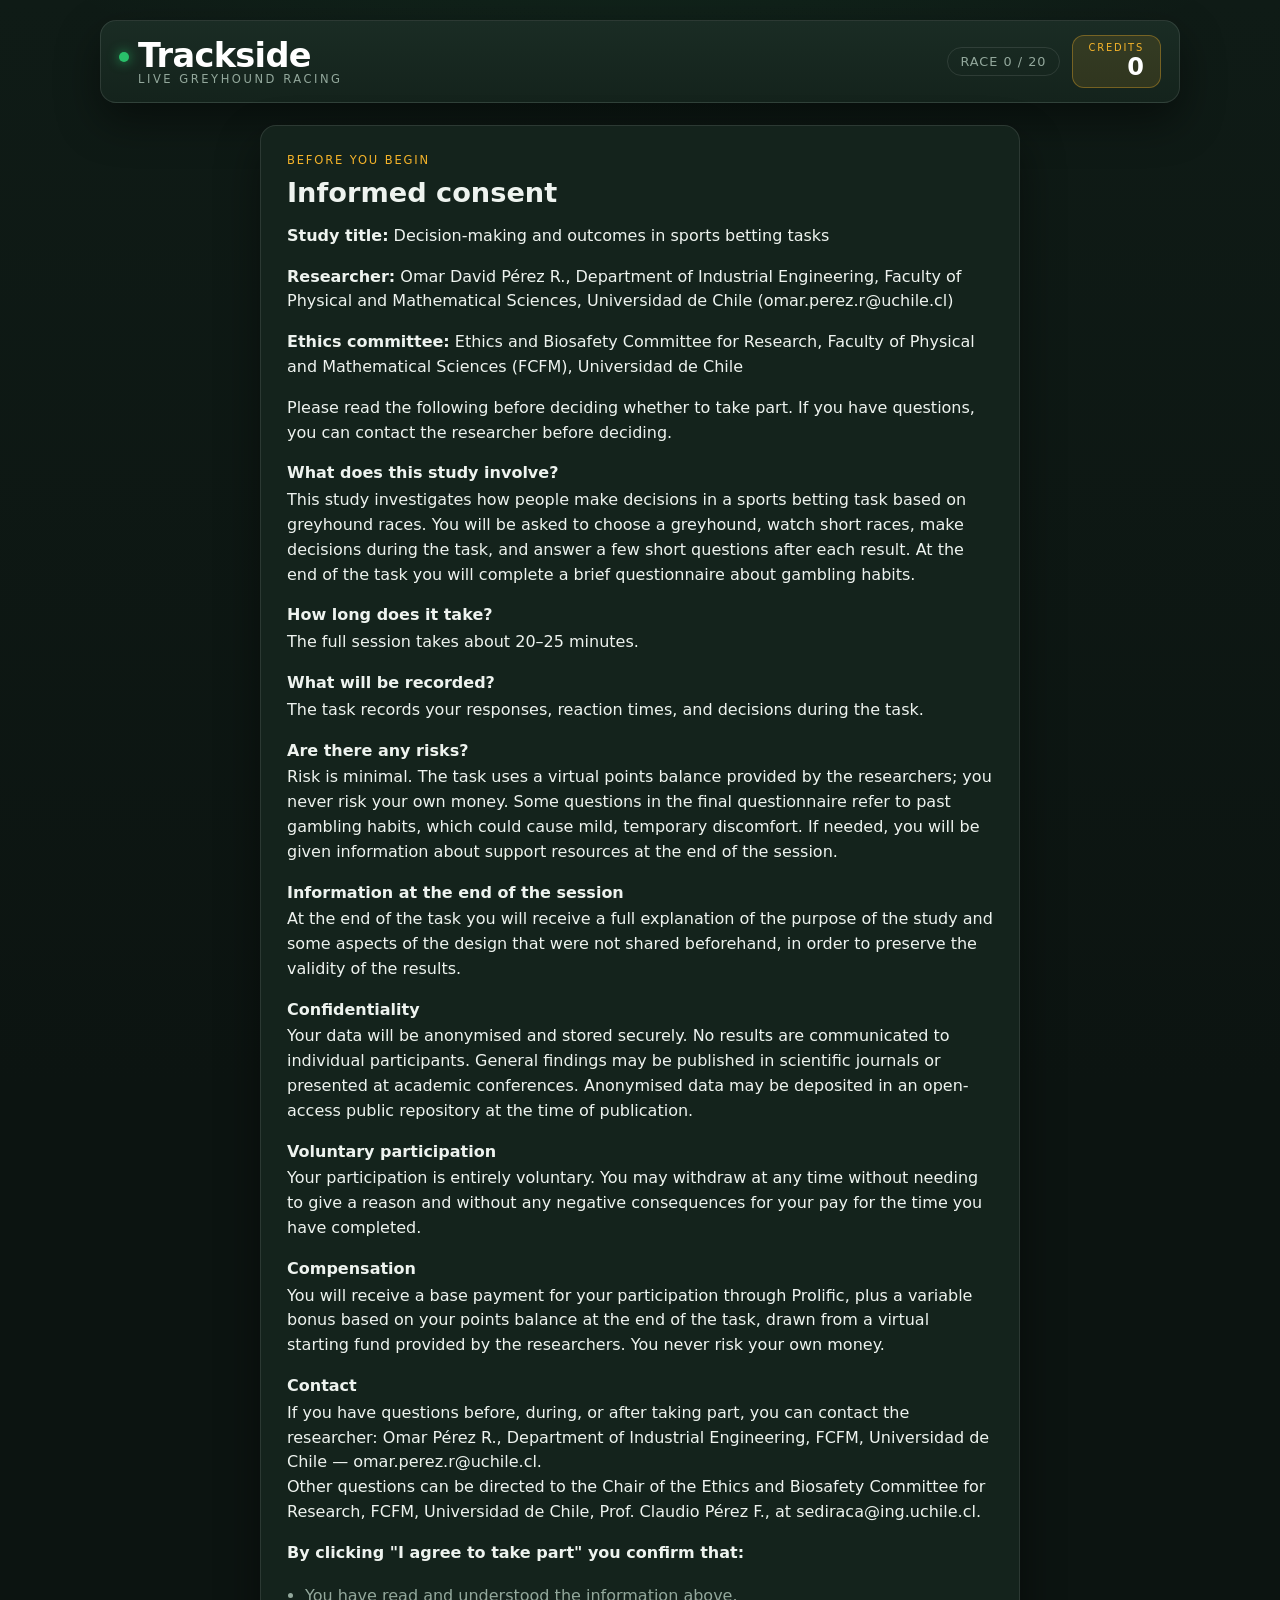
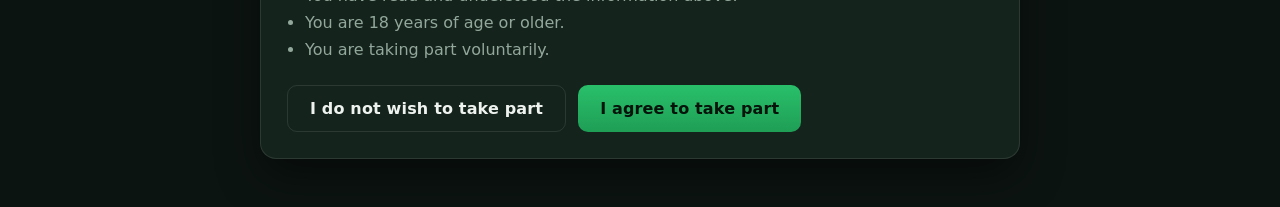
<file: study5-task/index.html>
<!doctype html>
<html lang="en">
  <head>
    <meta charset="utf-8">
    <meta name="viewport" content="width=device-width, initial-scale=1">
    <title>Trackside — Live Greyhound Racing</title>
    <link rel="stylesheet" href="./styles.css">
  </head>
  <body>
    <main class="app-shell">
      <header class="topbar">
        <div class="brand">
          <span class="brand-mark">Trackside</span>
          <span class="brand-tag">Live Greyhound Racing</span>
        </div>
        <div class="status">
          <span class="status-race" id="trial-status">Race 0 / 0</span>
          <span class="status-balance">
            <span class="balance-label">Credits</span>
            <span class="balance-amount" id="points-status">0</span>
          </span>
        </div>
      </header>

      <section id="screen-consent" class="screen active">
        <div class="card narrow">
          <p class="eyebrow">Before you begin</p>
          <h2>Informed consent</h2>
          <p><strong>Study title:</strong> Decision-making and outcomes in sports betting tasks</p>
          <p><strong>Researcher:</strong> Omar David Pérez R., Department of Industrial Engineering,
             Faculty of Physical and Mathematical Sciences, Universidad de Chile
             (omar.perez.r@uchile.cl)</p>
          <p><strong>Ethics committee:</strong> Ethics and Biosafety Committee for Research, Faculty of
             Physical and Mathematical Sciences (FCFM), Universidad de Chile</p>
          <p>Please read the following before deciding whether to take part. If you have questions,
             you can contact the researcher before deciding.</p>

          <p class="consent-heading">What does this study involve?</p>
          <p>This study investigates how people make decisions in a sports betting task based on
             greyhound races. You will be asked to choose a greyhound, watch short races, make
             decisions during the task, and answer a few short questions after each result. At the
             end of the task you will complete a brief questionnaire about gambling habits.</p>

          <p class="consent-heading">How long does it take?</p>
          <p>The full session takes about 20&ndash;25 minutes.</p>

          <p class="consent-heading">What will be recorded?</p>
          <p>The task records your responses, reaction times, and decisions during the task.</p>

          <p class="consent-heading">Are there any risks?</p>
          <p>Risk is minimal. The task uses a virtual points balance provided by the researchers;
             you never risk your own money. Some questions in the final questionnaire refer to past
             gambling habits, which could cause mild, temporary discomfort. If needed, you will be
             given information about support resources at the end of the session.</p>

          <p class="consent-heading">Information at the end of the session</p>
          <p>At the end of the task you will receive a full explanation of the purpose of the study
             and some aspects of the design that were not shared beforehand, in order to preserve
             the validity of the results.</p>

          <p class="consent-heading">Confidentiality</p>
          <p>Your data will be anonymised and stored securely. No results are communicated to
             individual participants. General findings may be published in scientific journals or
             presented at academic conferences. Anonymised data may be deposited in an open-access
             public repository at the time of publication.</p>

          <p class="consent-heading">Voluntary participation</p>
          <p>Your participation is entirely voluntary. You may withdraw at any time without needing
             to give a reason and without any negative consequences for your pay for the time you
             have completed.</p>

          <p class="consent-heading">Compensation</p>
          <p>You will receive a base payment for your participation through Prolific, plus a variable
             bonus based on your points balance at the end of the task, drawn from a virtual starting
             fund provided by the researchers. You never risk your own money.</p>

          <p class="consent-heading">Contact</p>
          <p>If you have questions before, during, or after taking part, you can contact the
             researcher: Omar Pérez R., Department of Industrial Engineering, FCFM, Universidad de
             Chile &mdash; omar.perez.r@uchile.cl.<br>
             Other questions can be directed to the Chair of the Ethics and Biosafety Committee for
             Research, FCFM, Universidad de Chile, Prof. Claudio Pérez F., at sediraca@ing.uchile.cl.</p>

          <p class="consent-heading">By clicking "I agree to take part" you confirm that:</p>
          <ul class="plain-list">
            <li>You have read and understood the information above.</li>
            <li>You are 18 years of age or older.</li>
            <li>You are taking part voluntarily.</li>
          </ul>

          <div class="button-row">
            <button id="consent-decline" class="button ghost">I do not wish to take part</button>
            <button id="consent-agree" class="button primary">I agree to take part</button>
          </div>
        </div>
      </section>

      <section id="screen-declined" class="screen">
        <div class="card narrow">
          <p class="eyebrow">No problem</p>
          <h2>Thanks for your time</h2>
          <p>You have chosen not to take part. No data has been recorded. Please return to Prolific
             and use the option to end the study without completing it.</p>
        </div>
      </section>

      <section id="screen-intro" class="screen">
        <div class="card narrow">
          <p class="eyebrow">Welcome to the track</p>
          <h2>Ready to play the dogs?</h2>
          <p>
            You'll play 20 races. In each one you study the race card, back a dog to win,
            and watch the race live. Win and your balance goes up.
          </p>
          <ul class="plain-list">
            <li>Pick a dog from the card, then see which trap it runs from.</li>
            <li>Your dog wears a coloured jacket by trap number — follow that jacket.</li>
            <li>Some races let you place a bet before they start; others don't — just watch those.</li>
            <li>Watch each race closely: sometimes we will ask you where your dog finished.</li>
            <li>After each race, tell us how it felt.</li>
          </ul>
          <button id="start-button" class="button primary">Enter the track</button>
        </div>
      </section>

      <section id="screen-choice" class="screen">
        <div class="card">
          <div class="card-head">
            <div>
              <p class="eyebrow" id="condition-chip">Race</p>
              <h2>Race card</h2>
            </div>
            <p class="muted" id="choice-copy">Study the card and back a dog to win.</p>
          </div>
          <div id="dog-grid" class="dog-grid"></div>
          <div class="actions">
            <button id="choice-next" class="button primary" disabled>Place bet</button>
          </div>
        </div>
      </section>

      <section id="screen-assignment" class="screen">
        <div class="card narrow">
          <p class="eyebrow">Bet placed</p>
          <h2 id="assignment-title">Your dog is ready</h2>
          <div class="jacket-badge" id="assignment-jacket" aria-hidden="true"></div>
          <p id="assignment-copy"></p>
          <button id="assignment-next" class="button primary">Continue</button>
        </div>
      </section>

      <section id="screen-confidence" class="screen">
        <div class="card narrow">
          <p class="eyebrow">Pre-race rating</p>
          <h2>How confident are you that your dog will win?</h2>
          <label class="slider-wrap" for="confidence-slider">
            <span>Not at all confident</span>
            <input id="confidence-slider" class="untouched" type="range" min="0" max="100" step="1" value="50">
            <span>Very confident</span>
          </label>
          <p class="value-readout"><span id="confidence-value">–</span>/100</p>
          <p class="helper-text">Drag the slider to answer.</p>
          <button id="confidence-next" class="button primary" disabled>Continue</button>
        </div>
      </section>

      <section id="screen-bet" class="screen">
        <div class="card narrow">
          <p class="eyebrow">Place your bet</p>
          <h2>How much do you want to bet?</h2>
          <p class="muted" id="bet-copy"></p>
          <label class="slider-wrap" for="bet-slider">
            <span>0%</span>
            <input id="bet-slider" class="untouched" type="range" min="0" max="100" step="1" value="50">
            <span>100%</span>
          </label>
          <p class="value-readout"><span id="bet-value">–</span>% of your balance (<span id="bet-amount-readout">–</span> <span id="bet-amount-unit"></span>)</p>
          <p class="helper-text">Drag the slider to set your bet, then continue. If your dog wins, you get your bet back plus the same amount again. If it doesn't win, you lose your bet.</p>
          <button id="bet-next" class="button primary" disabled>Continue</button>
        </div>
      </section>

      <section id="screen-attention" class="screen">
        <div class="card narrow">
          <p class="eyebrow">One quick check</p>
          <h2 id="attention-label">Please move the slider as instructed.</h2>
          <label class="slider-wrap" for="attention-slider">
            <span>0</span>
            <input id="attention-slider" class="untouched" type="range" min="0" max="100" step="1" value="50">
            <span>100</span>
          </label>
          <p class="value-readout"><span id="attention-value">–</span>/100</p>
          <button id="attention-next" class="button primary" disabled>Continue</button>
        </div>
      </section>

      <section id="screen-race" class="screen">
        <div class="card">
          <div class="card-head">
            <div>
              <p class="eyebrow">Race video</p>
              <h2 id="race-title">Follow your dog</h2>
            </div>
            <p class="muted" id="race-copy"></p>
          </div>
          <div class="video-wrap">
            <video
              id="race-video"
              playsinline
              webkit-playsinline
              preload="auto"
              disablepictureinpicture
              disableremoteplayback
              controlslist="nodownload nofullscreen noplaybackrate noremoteplayback"
              tabindex="-1"
            ></video>
            <div id="race-intro-panel" class="overlay-panel race-intro-panel hidden">
              <p class="eyebrow">Starting boxes</p>
              <h3 id="race-intro-title">Race starts in 3</h3>
              <div class="signal-lights" aria-hidden="true">
                <span class="signal-light"></span>
                <span class="signal-light"></span>
                <span class="signal-light"></span>
              </div>
              <p id="race-intro-copy">Keep your eyes on your trap. The race will begin automatically.</p>
            </div>
            <div id="video-fallback" class="video-fallback hidden">
              <h3>Video unavailable</h3>
              <p>
                This pilot expects a browser-compatible video file. If this appears, the task
                flow is still working but the clip could not be played in your browser.
              </p>
            </div>
          </div>
          <div id="cashout-panel" class="overlay-panel hidden">
            <p class="eyebrow">Cash-out offer</p>
            <h3 id="cashout-title">Cash out now?</h3>
            <p id="cashout-copy"></p>
            <p id="cashout-timer" class="cashout-timer"></p>
            <div class="button-row">
              <button id="cashout-accept" class="button secondary">Cash out now</button>
              <button id="cashout-reject" class="button primary">Keep betting</button>
            </div>
          </div>
          <p id="race-helper" class="helper-text">
            The race will pause automatically if a cash-out offer appears.
          </p>
        </div>
      </section>

      <section id="screen-outcome-check" class="screen">
        <div class="card narrow">
          <p class="eyebrow">Quick question</p>
          <h2>Where did your dog finish in that race?</h2>
          <p class="muted" id="outcome-check-copy"></p>
          <div class="outcome-options" id="outcome-check-options">
            <button class="button ghost" data-answer="1">1st</button>
            <button class="button ghost" data-answer="2">2nd</button>
            <button class="button ghost" data-answer="3">3rd</button>
            <button class="button ghost" data-answer="99">Further back</button>
          </div>
        </div>
      </section>

      <section id="screen-result" class="screen">
        <div class="card narrow">
          <p class="eyebrow">Outcome</p>
          <h2 id="result-title">Race complete</h2>
          <p id="result-copy"></p>
          <div class="result-grid">
            <div>
              <span class="result-label">Dog</span>
              <strong id="result-dog"></strong>
            </div>
            <div>
              <span class="result-label">Trap</span>
              <strong id="result-trap"></strong>
            </div>
            <div>
              <span class="result-label">Finish</span>
              <strong id="result-place"></strong>
            </div>
            <div>
              <span class="result-label">Returns</span>
              <strong id="result-points"></strong>
            </div>
          </div>
          <button id="result-next" class="button primary">Continue</button>
        </div>
      </section>

      <section id="screen-postrace" class="screen">
        <div class="card narrow">
          <p class="eyebrow">Post-race ratings</p>
          <h2>How did that race feel?</h2>
          <div class="question-block">
            <label for="pleased-slider">How pleased were you with the outcome of this race?</label>
            <div class="anchored-slider">
              <span>Not at all pleased</span>
              <input id="pleased-slider" class="untouched" type="range" min="0" max="100" step="1" value="50">
              <span>Very pleased</span>
            </div>
            <p class="value-readout"><span id="pleased-value">–</span>/100</p>
          </div>
          <div class="question-block">
            <label for="motivation-slider">Right now, how much do you want to play the next race?</label>
            <div class="anchored-slider">
              <span>Not at all</span>
              <input id="motivation-slider" class="untouched" type="range" min="0" max="100" step="1" value="50">
              <span>Very much</span>
            </div>
            <p class="value-readout"><span id="motivation-value">–</span>/100</p>
          </div>
          <div class="question-block">
            <label for="luck-slider">How lucky did you feel in that race?</label>
            <div class="anchored-slider">
              <span>Not at all lucky</span>
              <input id="luck-slider" class="untouched" type="range" min="0" max="100" step="1" value="50">
              <span>Very lucky</span>
            </div>
            <p class="value-readout"><span id="luck-value">–</span>/100</p>
          </div>
          <p class="helper-text">Drag each slider to answer.</p>
          <button id="postrace-next" class="button primary" disabled>Next</button>
        </div>
      </section>

      <section id="screen-pgsi" class="screen">
        <div class="card narrow">
          <p class="eyebrow">Almost done</p>
          <h2>A few final questions</h2>
          <p class="muted">
            Thinking about the last 12 months, please answer the following questions.
          </p>
          <div id="pgsi-form" class="pgsi-form"></div>
          <button id="pgsi-next" class="button primary" disabled>Finish study</button>
        </div>
      </section>

      <section id="screen-finish" class="screen">
        <div class="card narrow">
          <p class="eyebrow">That's the last race</p>
          <h2>Session summary</h2>
          <p id="finish-copy"></p>
          <div class="button-row">
            <button id="return-prolific" class="button primary hidden">Return to Prolific to complete</button>
          </div>
          <div class="button-row">
            <button id="download-json" class="button secondary">Download JSON</button>
            <button id="download-csv" class="button secondary">Download CSV</button>
          </div>
          <div class="button-row">
            <button id="restart-button" class="button ghost">Play again</button>
          </div>
        </div>
      </section>
    </main>

    <script src="./trial-config.js"></script>
    <script src="./app.js"></script>
  </body>
</html>
</file>
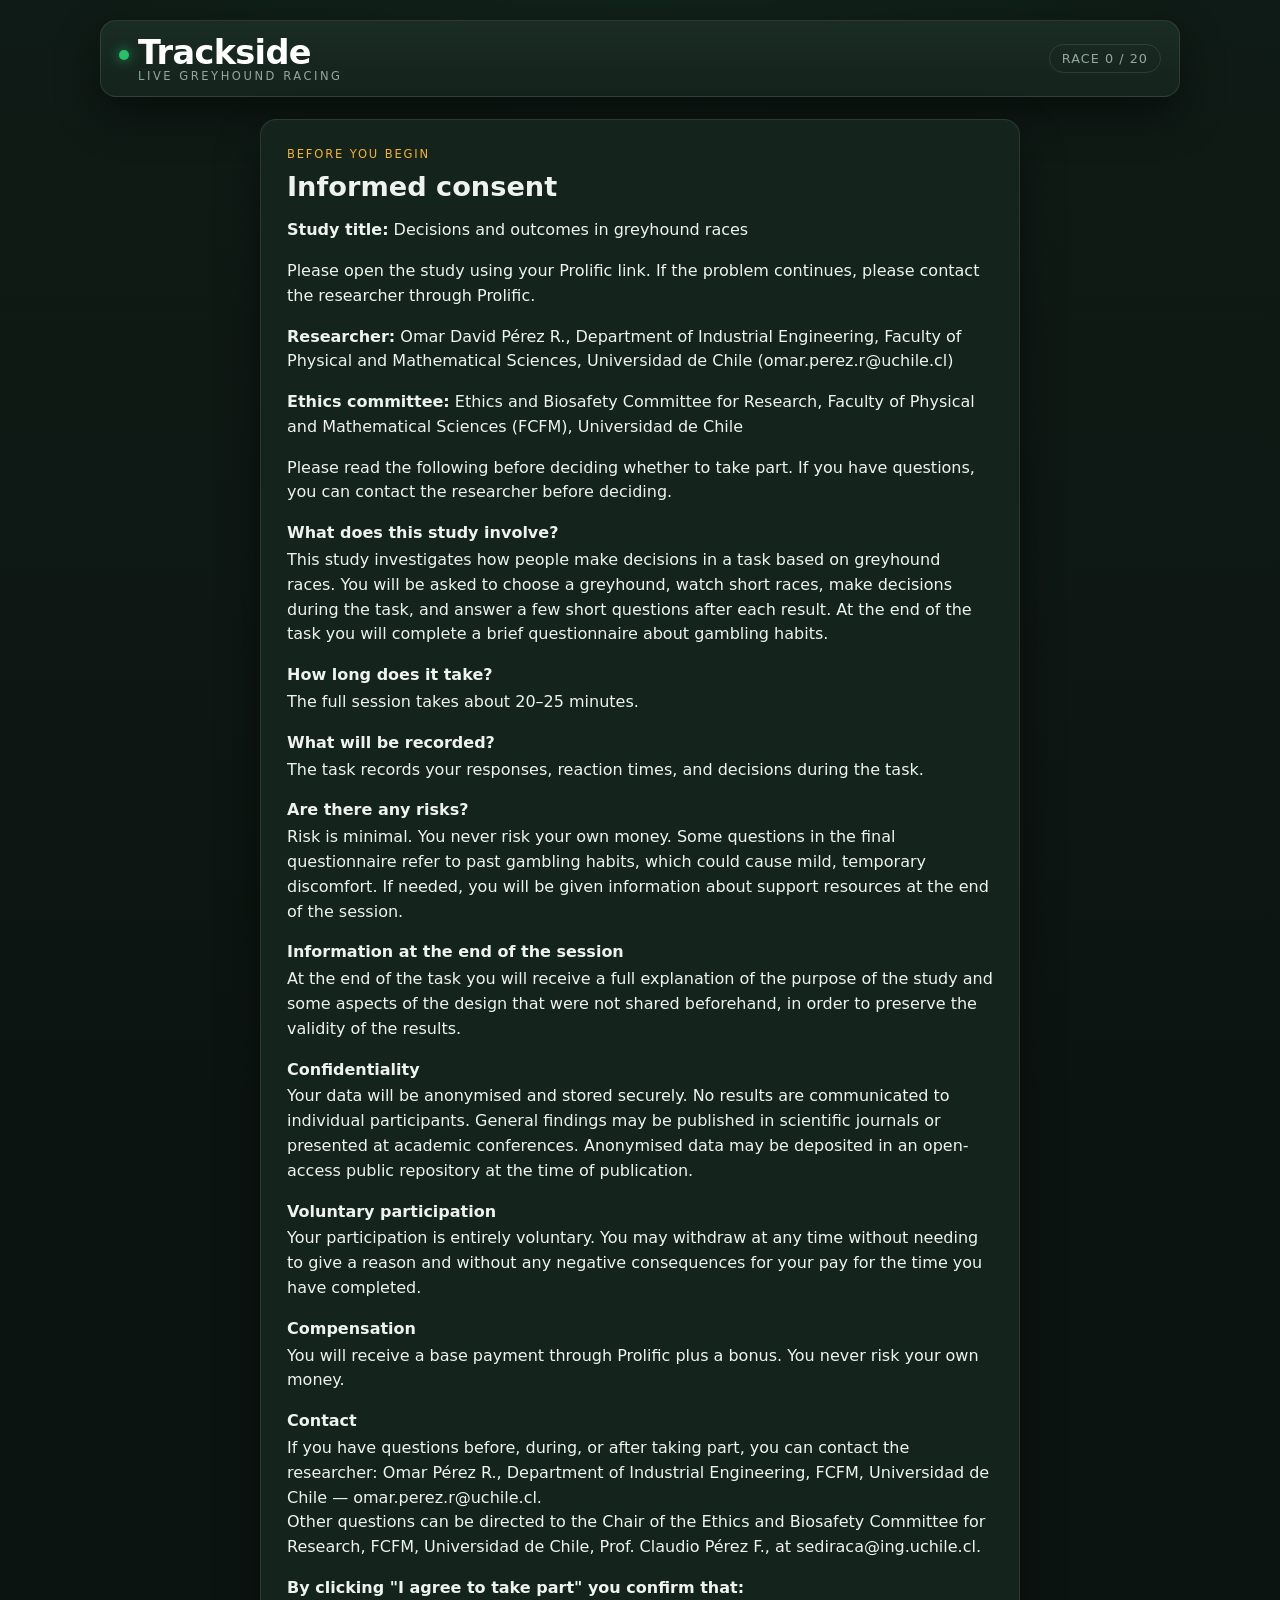
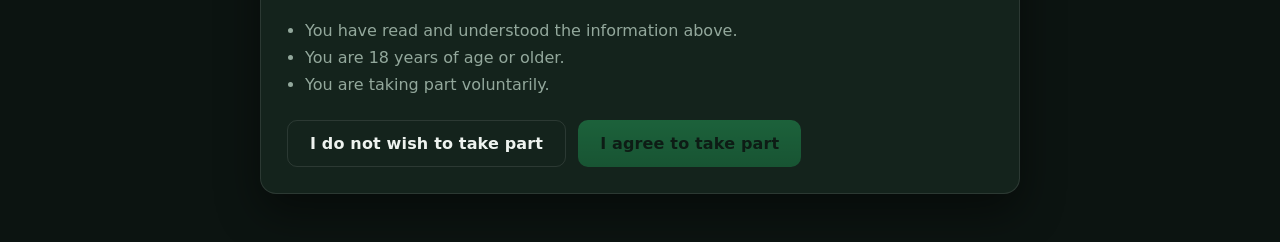
<file: study6-task/index.html>
<!doctype html>
<html lang="en">
  <head>
    <meta charset="utf-8">
    <meta name="viewport" content="width=device-width, initial-scale=1">
    <title>Trackside — Live Greyhound Racing</title>
    <link rel="stylesheet" href="./styles.css">
  </head>
  <body>
    <main class="app-shell">
      <header class="topbar">
        <div class="brand">
          <span class="brand-mark">Trackside</span>
          <span class="brand-tag">Live Greyhound Racing</span>
        </div>
        <div class="status">
          <span class="status-race" id="trial-status">Race 0 / 0</span>
          <span class="status-balance hidden" data-betting-only>
            <span class="balance-label">Credits</span>
            <span class="balance-amount" id="points-status">0</span>
          </span>
        </div>
      </header>

      <section id="screen-consent" class="screen active">
        <div class="card narrow">
          <p class="eyebrow">Before you begin</p>
          <h2>Informed consent</h2>
          <p><strong>Study title:</strong> Decisions and outcomes in greyhound races</p>
          <p id="setup-message" role="status"></p>
          <p><strong>Researcher:</strong> Omar David Pérez R., Department of Industrial Engineering,
             Faculty of Physical and Mathematical Sciences, Universidad de Chile
             (omar.perez.r@uchile.cl)</p>
          <p><strong>Ethics committee:</strong> Ethics and Biosafety Committee for Research, Faculty of
             Physical and Mathematical Sciences (FCFM), Universidad de Chile</p>
          <p>Please read the following before deciding whether to take part. If you have questions,
             you can contact the researcher before deciding.</p>

          <p class="consent-heading">What does this study involve?</p>
          <p id="consent-task-copy">This study investigates how people make decisions in a task based on
             greyhound races. You will be asked to choose a greyhound, watch short races, make
             decisions during the task, and answer a few short questions after each result. At the
             end of the task you will complete a brief questionnaire about gambling habits.</p>

          <p class="consent-heading">How long does it take?</p>
          <p>The full session takes about 20&ndash;25 minutes.</p>

          <p class="consent-heading">What will be recorded?</p>
          <p>The task records your responses, reaction times, and decisions during the task.</p>

          <p class="consent-heading">Are there any risks?</p>
          <p>Risk is minimal. You never risk your own money. Some questions in the final questionnaire refer to past
             gambling habits, which could cause mild, temporary discomfort. If needed, you will be
             given information about support resources at the end of the session.</p>

          <p class="consent-heading">Information at the end of the session</p>
          <p>At the end of the task you will receive a full explanation of the purpose of the study
             and some aspects of the design that were not shared beforehand, in order to preserve
             the validity of the results.</p>

          <p class="consent-heading">Confidentiality</p>
          <p>Your data will be anonymised and stored securely. No results are communicated to
             individual participants. General findings may be published in scientific journals or
             presented at academic conferences. Anonymised data may be deposited in an open-access
             public repository at the time of publication.</p>

          <p class="consent-heading">Voluntary participation</p>
          <p>Your participation is entirely voluntary. You may withdraw at any time without needing
             to give a reason and without any negative consequences for your pay for the time you
             have completed.</p>

          <p class="consent-heading">Compensation</p>
          <p id="consent-payment-copy">You will receive a base payment through Prolific plus a bonus.
             You never risk your own money.</p>

          <p class="consent-heading">Contact</p>
          <p>If you have questions before, during, or after taking part, you can contact the
             researcher: Omar Pérez R., Department of Industrial Engineering, FCFM, Universidad de
             Chile &mdash; omar.perez.r@uchile.cl.<br>
             Other questions can be directed to the Chair of the Ethics and Biosafety Committee for
             Research, FCFM, Universidad de Chile, Prof. Claudio Pérez F., at sediraca@ing.uchile.cl.</p>

          <p class="consent-heading">By clicking "I agree to take part" you confirm that:</p>
          <ul class="plain-list">
            <li>You have read and understood the information above.</li>
            <li>You are 18 years of age or older.</li>
            <li>You are taking part voluntarily.</li>
          </ul>

          <div class="button-row">
            <button id="consent-decline" class="button ghost">I do not wish to take part</button>
            <button id="consent-agree" class="button primary" disabled>I agree to take part</button>
          </div>
        </div>
      </section>

      <section id="screen-declined" class="screen">
        <div class="card narrow">
          <p class="eyebrow">No problem</p>
          <h2>Thanks for your time</h2>
          <p>You have chosen not to take part. No data has been recorded. Please return to Prolific
             and use the option to end the study without completing it.</p>
        </div>
      </section>

      <section id="screen-intro" class="screen">
        <div class="card narrow">
          <p class="eyebrow">Welcome to the track</p>
          <h2>Ready for the races?</h2>
          <p id="intro-copy">
            You will take part in 20 races. In each one, choose a dog to follow,
            rate your confidence, watch the race, and tell us how it felt.
          </p>
          <ul class="plain-list">
            <li>Pick a dog from the card, then see which trap it runs from.</li>
            <li>Your dog wears a coloured jacket by trap number — follow that jacket.</li>
            <li id="intro-group-copy"></li>
            <li>Watch each race closely: sometimes we will ask you where your dog finished.</li>
            <li>After each race, tell us how it felt.</li>
          </ul>
          <button id="start-button" class="button primary">Enter the track</button>
        </div>
      </section>

      <section id="screen-choice" class="screen">
        <div class="card">
          <div class="card-head">
            <div>
              <p class="eyebrow" id="condition-chip">Race</p>
              <h2>Race card</h2>
            </div>
            <p class="muted" id="choice-copy">Study the card and choose a dog to follow.</p>
          </div>
          <div id="dog-grid" class="dog-grid"></div>
          <div class="actions">
            <button id="choice-next" class="button primary" disabled>Choose this dog</button>
          </div>
        </div>
      </section>

      <section id="screen-assignment" class="screen">
        <div class="card narrow">
          <p class="eyebrow">Your chosen dog</p>
          <h2 id="assignment-title">Your dog is ready</h2>
          <div class="jacket-badge" id="assignment-jacket" aria-hidden="true"></div>
          <p id="assignment-copy"></p>
          <button id="assignment-next" class="button primary">Continue</button>
        </div>
      </section>

      <section id="screen-confidence" class="screen">
        <div class="card narrow">
          <p class="eyebrow">Pre-race rating</p>
          <h2>How confident are you that your dog will win?</h2>
          <label class="slider-wrap" for="confidence-slider">
            <span>Not at all confident</span>
            <input id="confidence-slider" class="untouched" type="range" min="0" max="100" step="1" value="50">
            <span>Very confident</span>
          </label>
          <p class="value-readout"><span id="confidence-value">–</span>/100</p>
          <p class="helper-text">Drag the slider to answer.</p>
          <button id="confidence-next" class="button primary" disabled>Continue</button>
        </div>
      </section>

      <section id="screen-bet" class="screen">
        <div class="card narrow">
          <p class="eyebrow">Place your bet</p>
          <h2>How much do you want to bet?</h2>
          <p class="muted" id="bet-copy"></p>
          <label class="slider-wrap" for="bet-slider">
            <span>0%</span>
            <input id="bet-slider" class="untouched" type="range" min="0" max="100" step="1" value="50">
            <span>100%</span>
          </label>
          <p class="value-readout"><span id="bet-value">–</span>% of your balance (<span id="bet-amount-readout">–</span> <span id="bet-amount-unit"></span>)</p>
          <p class="helper-text">Drag the slider to set your bet, then continue. If your dog wins, you get your bet back plus the same amount again. If it doesn't win, you lose your bet.</p>
          <button id="bet-next" class="button primary" disabled>Continue</button>
        </div>
      </section>

      <section id="screen-attention" class="screen">
        <div class="card narrow">
          <p class="eyebrow">One quick check</p>
          <h2 id="attention-label">Please move the slider as instructed.</h2>
          <label class="slider-wrap" for="attention-slider">
            <span>0</span>
            <input id="attention-slider" class="untouched" type="range" min="0" max="100" step="1" value="50">
            <span>100</span>
          </label>
          <p class="value-readout"><span id="attention-value">–</span>/100</p>
          <button id="attention-next" class="button primary" disabled>Continue</button>
        </div>
      </section>

      <section id="screen-race" class="screen">
        <div class="card">
          <div class="card-head">
            <div>
              <p class="eyebrow">Race video</p>
              <h2 id="race-title">Follow your dog</h2>
            </div>
            <p class="muted" id="race-copy"></p>
          </div>
          <div class="video-wrap">
            <video
              id="race-video"
              playsinline
              webkit-playsinline
              preload="auto"
              disablepictureinpicture
              disableremoteplayback
              controlslist="nodownload nofullscreen noplaybackrate noremoteplayback"
              tabindex="-1"
            ></video>
            <div id="race-intro-panel" class="overlay-panel race-intro-panel hidden">
              <p class="eyebrow">Starting boxes</p>
              <h3 id="race-intro-title">Race starts in 3</h3>
              <div class="signal-lights" aria-hidden="true">
                <span class="signal-light"></span>
                <span class="signal-light"></span>
                <span class="signal-light"></span>
              </div>
              <p id="race-intro-copy">Keep your eyes on your trap. The race will begin automatically.</p>
            </div>
            <div id="video-fallback" class="video-fallback hidden">
              <h3>Video unavailable</h3>
              <p>
                This pilot expects a browser-compatible video file. If this appears, the task
                flow is still working but the clip could not be played in your browser.
              </p>
            </div>
          </div>
          <div id="cashout-panel" class="overlay-panel hidden">
            <p class="eyebrow">Cash-out offer</p>
            <h3 id="cashout-title">Cash out now?</h3>
            <p id="cashout-copy"></p>
            <p id="cashout-timer" class="cashout-timer"></p>
            <div class="button-row">
              <button id="cashout-accept" class="button secondary">Cash out now</button>
              <button id="cashout-reject" class="button primary">Keep betting</button>
            </div>
          </div>
          <p id="race-helper" class="helper-text">
            The race will pause automatically if a cash-out offer appears.
          </p>
        </div>
      </section>

      <section id="screen-outcome-check" class="screen">
        <div class="card narrow">
          <p class="eyebrow">Quick question</p>
          <h2>Where did your dog finish in that race?</h2>
          <p class="muted" id="outcome-check-copy"></p>
          <div class="outcome-options" id="outcome-check-options">
            <button class="button ghost" data-answer="1">1st</button>
            <button class="button ghost" data-answer="2">2nd</button>
            <button class="button ghost" data-answer="3">3rd</button>
            <button class="button ghost" data-answer="99">Further back</button>
          </div>
        </div>
      </section>

      <section id="screen-result" class="screen">
        <div class="card narrow">
          <p class="eyebrow">Outcome</p>
          <h2 id="result-title">Race complete</h2>
          <p id="result-copy"></p>
          <div class="result-grid">
            <div>
              <span class="result-label">Dog</span>
              <strong id="result-dog"></strong>
            </div>
            <div>
              <span class="result-label">Trap</span>
              <strong id="result-trap"></strong>
            </div>
            <div>
              <span class="result-label">Finish</span>
              <strong id="result-place"></strong>
            </div>
            <div data-betting-only class="hidden">
              <span class="result-label">Returns</span>
              <strong id="result-points"></strong>
            </div>
          </div>
          <button id="result-next" class="button primary">Continue</button>
        </div>
      </section>

      <section id="screen-postrace" class="screen">
        <div class="card narrow">
          <p class="eyebrow">Post-race ratings</p>
          <h2>How did that race feel?</h2>
          <div class="question-block">
            <label for="pleased-slider">How pleased were you with the outcome of this race?</label>
            <div class="anchored-slider">
              <span>Not at all pleased</span>
              <input id="pleased-slider" class="untouched" type="range" min="0" max="100" step="1" value="50">
              <span>Very pleased</span>
            </div>
            <p class="value-readout"><span id="pleased-value">–</span>/100</p>
          </div>
          <div class="question-block">
            <label for="motivation-slider">Right now, how much do you want to play the next race?</label>
            <div class="anchored-slider">
              <span>Not at all</span>
              <input id="motivation-slider" class="untouched" type="range" min="0" max="100" step="1" value="50">
              <span>Very much</span>
            </div>
            <p class="value-readout"><span id="motivation-value">–</span>/100</p>
          </div>
          <div class="question-block">
            <label for="luck-slider">How lucky did you feel in that race?</label>
            <div class="anchored-slider">
              <span>Not at all lucky</span>
              <input id="luck-slider" class="untouched" type="range" min="0" max="100" step="1" value="50">
              <span>Very lucky</span>
            </div>
            <p class="value-readout"><span id="luck-value">–</span>/100</p>
          </div>
          <p class="helper-text">Drag each slider to answer.</p>
          <button id="postrace-next" class="button primary" disabled>Next</button>
        </div>
      </section>

      <section id="screen-pgsi" class="screen">
        <div class="card narrow">
          <p class="eyebrow">Almost done</p>
          <h2>A few final questions</h2>
          <p class="muted">
            Thinking about the last 12 months, please answer the following questions.
          </p>
          <div id="pgsi-form" class="pgsi-form"></div>
          <button id="pgsi-next" class="button primary" disabled>Finish study</button>
        </div>
      </section>

      <section id="screen-finish" class="screen">
        <div class="card narrow">
          <p class="eyebrow">That's the last race</p>
          <h2>Session summary</h2>
          <p id="finish-copy"></p>
          <details>
            <summary>About the study</summary>
            <p>We are studying how having the option to bet affects confidence and responses to race outcomes.
              Participants completed a version with betting or a version without betting, assigned at random.</p>
            <p>The videos were recorded races. Dog names and their assignments to traps were arranged by the task
              so that everyone experienced a planned mix of clear wins, narrow wins, near misses, and clear losses.
              Your choice of name did not determine the outcome. We explain this now so that knowing it in advance
              would not affect your responses.</p>
            <p>If you would like to discuss your participation, contact the researcher using the details above.
              If you would like support with gambling concerns, visit
              <a href="https://www.gamcare.org.uk/" target="_blank" rel="noopener noreferrer">GamCare</a>.</p>
          </details>
          <div class="button-row">
            <button id="return-prolific" class="button primary hidden">Return to Prolific to complete</button>
          </div>
          <div class="button-row">
            <button id="download-json" class="button secondary">Download JSON</button>
            <button id="download-csv" class="button secondary">Download CSV</button>
          </div>
          <div class="button-row">
            <button id="restart-button" class="button ghost">Play again</button>
          </div>
        </div>
      </section>
    </main>

    <script src="./trial-config.js"></script>
    <script src="./assignment.js"></script>
    <script src="./app.js"></script>
  </body>
</html>
</file>
<file: docs/styles.css>
:root {
  color-scheme: dark;
  --bg: #0c1411;
  --bg-2: #0f1b16;
  --panel: #14231c;
  --panel-2: #1a2c24;
  --line: rgba(255, 255, 255, 0.10);
  --line-strong: rgba(255, 255, 255, 0.18);
  --text: #eef3ef;
  --muted: #93a89c;
  --gold: #f4b32a;
  --gold-dark: #c8901a;
  --green: #29c06a;
  --green-dark: #1f9e56;
  --red: #e0533d;
  --shadow: 0 18px 44px rgba(0, 0, 0, 0.45);
  --radius: 16px;
  --font: system-ui, -apple-system, "Segoe UI", Roboto, Helvetica, Arial, sans-serif;
  --mono: "SF Mono", ui-monospace, "Roboto Mono", Menlo, Consolas, monospace;
}

* { box-sizing: border-box; }

body {
  margin: 0;
  min-height: 100vh;
  font-family: var(--font);
  color: var(--text);
  background:
    radial-gradient(1200px 500px at 50% -10%, rgba(41, 192, 106, 0.10), transparent 60%),
    linear-gradient(180deg, var(--bg-2) 0%, var(--bg) 60%);
}

button, input { font: inherit; }

.app-shell {
  width: min(1080px, calc(100vw - 28px));
  margin: 0 auto;
  padding: 20px 0 48px;
}

/* ---- top bar / bookmaker header ---- */
.topbar {
  display: flex;
  justify-content: space-between;
  align-items: center;
  gap: 16px;
  padding: 14px 18px;
  margin-bottom: 22px;
  border: 1px solid var(--line);
  border-radius: var(--radius);
  background: linear-gradient(180deg, var(--panel-2), var(--panel));
  box-shadow: var(--shadow);
}

.brand { display: flex; flex-direction: column; line-height: 1.05; }

.brand-mark {
  font-size: clamp(1.5rem, 3.4vw, 2.1rem);
  font-weight: 800;
  letter-spacing: -0.02em;
  color: #fff;
}
.brand-mark::before {
  content: "";
  display: inline-block;
  width: 10px; height: 10px;
  margin-right: 9px;
  border-radius: 999px;
  background: var(--green);
  box-shadow: 0 0 12px rgba(41, 192, 106, 0.8);
  vertical-align: middle;
}
.brand-tag {
  font-size: 0.72rem;
  letter-spacing: 0.22em;
  text-transform: uppercase;
  color: var(--muted);
  margin-left: 19px;
}

.status { display: flex; align-items: center; gap: 12px; }

.status-race {
  font-size: 0.8rem;
  letter-spacing: 0.08em;
  text-transform: uppercase;
  color: var(--muted);
  padding: 6px 12px;
  border: 1px solid var(--line);
  border-radius: 999px;
}

.status-balance {
  display: flex;
  flex-direction: column;
  align-items: flex-end;
  padding: 6px 16px;
  border-radius: 12px;
  background: rgba(244, 179, 42, 0.12);
  border: 1px solid rgba(244, 179, 42, 0.35);
}
.balance-label {
  font-size: 0.62rem;
  letter-spacing: 0.18em;
  text-transform: uppercase;
  color: var(--gold);
}
.balance-amount {
  font-size: 1.5rem;
  font-weight: 800;
  color: #fff;
  font-variant-numeric: tabular-nums;
}

.eyebrow {
  margin: 0 0 8px;
  font-size: 0.72rem;
  letter-spacing: 0.16em;
  text-transform: uppercase;
  color: var(--gold);
}

/* ---- screens / cards ---- */
.screen { display: none; }
.screen.active { display: block; }

.card {
  position: relative;
  padding: 26px;
  border: 1px solid var(--line);
  border-radius: var(--radius);
  background: var(--panel);
  box-shadow: var(--shadow);
}
.card.narrow { max-width: 760px; margin: 0 auto; }

.card h2 { margin: 0 0 6px; line-height: 1.1; font-size: 1.7rem; }
.card p { line-height: 1.55; }

.card-head {
  display: flex;
  justify-content: space-between;
  align-items: flex-end;
  gap: 16px;
  margin-bottom: 20px;
  padding-bottom: 16px;
  border-bottom: 1px solid var(--line);
}
.card-head h2 { font-size: 1.4rem; margin: 0; }

.muted, .helper-text { color: var(--muted); }
.helper-text { font-size: 0.9rem; }
.plain-list { padding-left: 18px; line-height: 1.7; color: var(--muted); }

/* ---- race card / dog choices ---- */
.dog-grid {
  display: grid;
  grid-template-columns: repeat(3, minmax(0, 1fr));
  gap: 12px;
}

.dog-card {
  position: relative;
  display: flex;
  flex-direction: column;
  gap: 12px;
  padding: 16px;
  text-align: left;
  border: 1px solid var(--line);
  border-radius: 14px;
  background: var(--panel-2);
  color: var(--text);
  cursor: pointer;
  transition: transform 120ms ease, border-color 120ms ease, box-shadow 120ms ease;
}
.dog-card:hover, .dog-card:focus-visible {
  transform: translateY(-2px);
  border-color: var(--line-strong);
  box-shadow: 0 12px 22px rgba(0, 0, 0, 0.35);
}
.dog-card.selected {
  border-color: var(--gold);
  box-shadow: 0 0 0 2px rgba(244, 179, 42, 0.35), var(--shadow);
}

.dog-card h3 { margin: 0; font-size: 1.05rem; line-height: 1.2; }

.dog-stats {
  display: grid;
  grid-template-columns: 1fr 1fr;
  gap: 4px 12px;
  font-size: 0.82rem;
  color: var(--muted);
}
.dog-stats span { display: flex; justify-content: space-between; gap: 8px; }
.dog-stats em {
  font-style: normal;
  text-transform: uppercase;
  letter-spacing: 0.06em;
  font-size: 0.66rem;
  color: #6f8378;
  align-self: center;
}
.dog-stats span:first-child { grid-column: 1 / -1; }
.dog-stats span:first-child em { color: var(--muted); }

.pick-tag {
  margin-top: auto;
  text-align: center;
  font-size: 0.72rem;
  letter-spacing: 0.1em;
  text-transform: uppercase;
  color: var(--muted);
  padding-top: 8px;
  border-top: 1px dashed var(--line);
}
.dog-card.selected .pick-tag { color: var(--gold); font-weight: 700; }

/* ---- buttons ---- */
.actions, .button-row {
  display: flex;
  gap: 12px;
  margin-top: 22px;
  flex-wrap: wrap;
}

.button {
  border: 0;
  border-radius: 10px;
  padding: 13px 22px;
  font-weight: 700;
  letter-spacing: 0.01em;
  cursor: pointer;
  transition: transform 120ms ease, opacity 120ms ease, background 120ms ease;
}
.button:hover:not(:disabled), .button:focus-visible { transform: translateY(-1px); }

.button.primary {
  background: linear-gradient(180deg, var(--green), var(--green-dark));
  color: #05130b;
}
.button.primary:hover:not(:disabled) { background: var(--green); }

.button.secondary {
  background: transparent;
  color: var(--gold);
  border: 1px solid rgba(244, 179, 42, 0.5);
}
.button.ghost {
  background: transparent;
  color: var(--text);
  border: 1px solid var(--line);
}
.button:disabled { opacity: 0.4; cursor: not-allowed; transform: none; }

/* ---- sliders ---- */
.slider-wrap {
  display: grid;
  grid-template-columns: auto 1fr auto;
  align-items: center;
  gap: 14px;
  margin-top: 22px;
}
.slider-wrap span { font-size: 0.82rem; color: var(--muted); }

input[type="range"] {
  width: 100%;
  accent-color: var(--gold);
}
input[type="range"].untouched { opacity: 0.5; filter: grayscale(0.5); }

.value-readout {
  margin: 14px 0 0;
  font-weight: 800;
  font-size: 1.1rem;
  font-variant-numeric: tabular-nums;
}

/* ---- video ---- */
.video-wrap {
  position: relative;
  overflow: hidden;
  border-radius: 12px;
  border: 1px solid var(--line);
  background: #050806;
  min-height: 280px;
}
/* Keep the whole clip inside the viewport so nobody has to scroll mid-race.
   The clips are low-res, so we cap rather than stretch them. */
#race-video, .video-fallback {
  width: 100%;
  min-height: 280px;
  max-height: calc(100vh - 300px);
}
#race-video { display: block; pointer-events: none; object-fit: contain; }

#race-video::-webkit-media-controls,
#race-video::-webkit-media-controls-enclosure,
#race-video::-webkit-media-controls-panel,
#race-video::-webkit-media-controls-play-button,
#race-video::-webkit-media-controls-start-playback-button,
#race-video::-webkit-media-controls-timeline,
#race-video::-webkit-media-controls-current-time-display,
#race-video::-webkit-media-controls-time-remaining-display,
#race-video::-webkit-media-controls-fullscreen-button,
#race-video::-webkit-media-controls-mute-button,
#race-video::-webkit-media-controls-volume-slider {
  display: none !important;
  -webkit-appearance: none;
}

.video-fallback { display: grid; place-items: center; padding: 32px; text-align: center; color: var(--muted); }

.overlay-panel {
  position: absolute;
  inset: 16px;
  display: grid;
  align-content: center;
  padding: 26px;
  border-radius: 12px;
  background: rgba(6, 12, 9, 0.9);
  color: #fff;
  text-align: center;
}
.overlay-panel h3 { margin: 6px 0; font-size: 1.6rem; }

.signal-lights { display: flex; justify-content: center; gap: 14px; margin: 18px 0; }
.signal-light {
  width: 18px; height: 18px;
  border-radius: 999px;
  background: rgba(255, 255, 255, 0.16);
}
.signal-light.active { background: var(--red); box-shadow: 0 0 18px rgba(224, 83, 61, 0.6); }
.signal-light.go { background: var(--green); box-shadow: 0 0 18px rgba(41, 192, 106, 0.7); }

.cashout-timer { margin: 6px 0 0; color: var(--gold); font-weight: 700; }
.hidden { display: none; }

/* ---- result ---- */
.result-grid {
  display: grid;
  grid-template-columns: repeat(2, minmax(0, 1fr));
  gap: 16px;
  margin-top: 22px;
  padding: 18px;
  border: 1px solid var(--line);
  border-radius: 12px;
  background: var(--panel-2);
}
.result-label {
  display: block;
  margin-bottom: 4px;
  color: var(--muted);
  font-size: 0.72rem;
  letter-spacing: 0.08em;
  text-transform: uppercase;
}
.result-grid strong { font-size: 1.15rem; }

/* ---- jacket badge ---- */
.jacket-badge {
  width: 60px; height: 60px;
  border-radius: 12px;
  display: flex; align-items: center; justify-content: center;
  font-size: 26px; font-weight: 800;
  margin: 4px 0 14px;
  border: 2px solid rgba(0, 0, 0, 0.35);
  box-shadow: inset 0 0 0 2px rgba(255, 255, 255, 0.22);
}

/* ---- post-race + pgsi ---- */
.question-block + .question-block { margin-top: 22px; }
.question-block label { display: block; margin-bottom: 10px; }

.pgsi-form { display: grid; gap: 14px; margin-top: 20px; }
.pgsi-item {
  padding: 16px;
  border: 1px solid var(--line);
  border-radius: 12px;
  background: var(--panel-2);
}
.pgsi-item legend { margin-bottom: 10px; font-weight: 700; }
.pgsi-options { display: grid; grid-template-columns: repeat(2, minmax(0, 1fr)); gap: 8px 14px; }
.pgsi-option { display: flex; align-items: center; gap: 8px; color: var(--muted); }

/* ---- responsive ---- */
@media (max-width: 900px) {
  .dog-grid { grid-template-columns: repeat(2, minmax(0, 1fr)); }
}
@media (max-width: 620px) {
  .app-shell { width: calc(100vw - 20px); }
  .topbar { flex-direction: row; align-items: center; }
  .brand-mark { font-size: 1.3rem; }
  .dog-grid, .result-grid, .pgsi-options { grid-template-columns: 1fr; }
  .card { padding: 18px; }
  .card-head { flex-direction: column; align-items: flex-start; }
}

/* post-race sliders with explicit verbal anchors at each end */
.anchored-slider {
  display: grid;
  grid-template-columns: auto 1fr auto;
  align-items: center;
  gap: 12px;
}
.anchored-slider span { font-size: 0.8rem; color: var(--muted); white-space: nowrap; }

/* "where did your dog finish" attention check */
.outcome-options {
  display: grid;
  grid-template-columns: repeat(4, minmax(0, 1fr));
  gap: 10px;
  margin-top: 20px;
}
.outcome-options .button { width: 100%; }

@media (max-width: 620px) {
  .anchored-slider { grid-template-columns: 1fr; gap: 4px; }
  .anchored-slider span { white-space: normal; }
  .outcome-options { grid-template-columns: repeat(2, minmax(0, 1fr)); }
}
</file>
<file: study3-task/styles.css>
:root {
  color-scheme: dark;
  --bg: #0c1411;
  --bg-2: #0f1b16;
  --panel: #14231c;
  --panel-2: #1a2c24;
  --line: rgba(255, 255, 255, 0.10);
  --line-strong: rgba(255, 255, 255, 0.18);
  --text: #eef3ef;
  --muted: #93a89c;
  --gold: #f4b32a;
  --gold-dark: #c8901a;
  --green: #29c06a;
  --green-dark: #1f9e56;
  --red: #e0533d;
  --shadow: 0 18px 44px rgba(0, 0, 0, 0.45);
  --radius: 16px;
  --font: system-ui, -apple-system, "Segoe UI", Roboto, Helvetica, Arial, sans-serif;
  --mono: "SF Mono", ui-monospace, "Roboto Mono", Menlo, Consolas, monospace;
}

* { box-sizing: border-box; }

body {
  margin: 0;
  min-height: 100vh;
  font-family: var(--font);
  color: var(--text);
  background:
    radial-gradient(1200px 500px at 50% -10%, rgba(41, 192, 106, 0.10), transparent 60%),
    linear-gradient(180deg, var(--bg-2) 0%, var(--bg) 60%);
}

button, input { font: inherit; }

.app-shell {
  width: min(1080px, calc(100vw - 28px));
  margin: 0 auto;
  padding: 20px 0 48px;
}

/* ---- top bar / bookmaker header ---- */
.topbar {
  display: flex;
  justify-content: space-between;
  align-items: center;
  gap: 16px;
  padding: 14px 18px;
  margin-bottom: 22px;
  border: 1px solid var(--line);
  border-radius: var(--radius);
  background: linear-gradient(180deg, var(--panel-2), var(--panel));
  box-shadow: var(--shadow);
}

.brand { display: flex; flex-direction: column; line-height: 1.05; }

.brand-mark {
  font-size: clamp(1.5rem, 3.4vw, 2.1rem);
  font-weight: 800;
  letter-spacing: -0.02em;
  color: #fff;
}
.brand-mark::before {
  content: "";
  display: inline-block;
  width: 10px; height: 10px;
  margin-right: 9px;
  border-radius: 999px;
  background: var(--green);
  box-shadow: 0 0 12px rgba(41, 192, 106, 0.8);
  vertical-align: middle;
}
.brand-tag {
  font-size: 0.72rem;
  letter-spacing: 0.22em;
  text-transform: uppercase;
  color: var(--muted);
  margin-left: 19px;
}

.status { display: flex; align-items: center; gap: 12px; }

.status-race {
  font-size: 0.8rem;
  letter-spacing: 0.08em;
  text-transform: uppercase;
  color: var(--muted);
  padding: 6px 12px;
  border: 1px solid var(--line);
  border-radius: 999px;
}

.status-balance {
  display: flex;
  flex-direction: column;
  align-items: flex-end;
  padding: 6px 16px;
  border-radius: 12px;
  background: rgba(244, 179, 42, 0.12);
  border: 1px solid rgba(244, 179, 42, 0.35);
}
.balance-label {
  font-size: 0.62rem;
  letter-spacing: 0.18em;
  text-transform: uppercase;
  color: var(--gold);
}
.balance-amount {
  font-size: 1.5rem;
  font-weight: 800;
  color: #fff;
  font-variant-numeric: tabular-nums;
}

.eyebrow {
  margin: 0 0 8px;
  font-size: 0.72rem;
  letter-spacing: 0.16em;
  text-transform: uppercase;
  color: var(--gold);
}

/* ---- screens / cards ---- */
.screen { display: none; }
.screen.active { display: block; }

.card {
  position: relative;
  padding: 26px;
  border: 1px solid var(--line);
  border-radius: var(--radius);
  background: var(--panel);
  box-shadow: var(--shadow);
}
.card.narrow { max-width: 760px; margin: 0 auto; }

.card h2 { margin: 0 0 6px; line-height: 1.1; font-size: 1.7rem; }
.card p { line-height: 1.55; }

.card-head {
  display: flex;
  justify-content: space-between;
  align-items: flex-end;
  gap: 16px;
  margin-bottom: 20px;
  padding-bottom: 16px;
  border-bottom: 1px solid var(--line);
}
.card-head h2 { font-size: 1.4rem; margin: 0; }

.muted, .helper-text { color: var(--muted); }
.helper-text { font-size: 0.9rem; }
.plain-list { padding-left: 18px; line-height: 1.7; color: var(--muted); }

/* ---- race card / dog choices ---- */
.dog-grid {
  display: grid;
  grid-template-columns: repeat(3, minmax(0, 1fr));
  gap: 12px;
}

.dog-card {
  position: relative;
  display: flex;
  flex-direction: column;
  gap: 12px;
  padding: 16px;
  text-align: left;
  border: 1px solid var(--line);
  border-radius: 14px;
  background: var(--panel-2);
  color: var(--text);
  cursor: pointer;
  transition: transform 120ms ease, border-color 120ms ease, box-shadow 120ms ease;
}
.dog-card:hover, .dog-card:focus-visible {
  transform: translateY(-2px);
  border-color: var(--line-strong);
  box-shadow: 0 12px 22px rgba(0, 0, 0, 0.35);
}
.dog-card.selected {
  border-color: var(--gold);
  box-shadow: 0 0 0 2px rgba(244, 179, 42, 0.35), var(--shadow);
}

.dog-card h3 { margin: 0; font-size: 1.05rem; line-height: 1.2; }

.dog-stats {
  display: grid;
  grid-template-columns: 1fr 1fr;
  gap: 4px 12px;
  font-size: 0.82rem;
  color: var(--muted);
}
.dog-stats span { display: flex; justify-content: space-between; gap: 8px; }
.dog-stats em {
  font-style: normal;
  text-transform: uppercase;
  letter-spacing: 0.06em;
  font-size: 0.66rem;
  color: #6f8378;
  align-self: center;
}
.dog-stats span:first-child { grid-column: 1 / -1; }
.dog-stats span:first-child em { color: var(--muted); }

.pick-tag {
  margin-top: auto;
  text-align: center;
  font-size: 0.72rem;
  letter-spacing: 0.1em;
  text-transform: uppercase;
  color: var(--muted);
  padding-top: 8px;
  border-top: 1px dashed var(--line);
}
.dog-card.selected .pick-tag { color: var(--gold); font-weight: 700; }

/* ---- buttons ---- */
.actions, .button-row {
  display: flex;
  gap: 12px;
  margin-top: 22px;
  flex-wrap: wrap;
}

.button {
  border: 0;
  border-radius: 10px;
  padding: 13px 22px;
  font-weight: 700;
  letter-spacing: 0.01em;
  cursor: pointer;
  transition: transform 120ms ease, opacity 120ms ease, background 120ms ease;
}
.button:hover:not(:disabled), .button:focus-visible { transform: translateY(-1px); }

.button.primary {
  background: linear-gradient(180deg, var(--green), var(--green-dark));
  color: #05130b;
}
.button.primary:hover:not(:disabled) { background: var(--green); }

.button.secondary {
  background: transparent;
  color: var(--gold);
  border: 1px solid rgba(244, 179, 42, 0.5);
}
.button.ghost {
  background: transparent;
  color: var(--text);
  border: 1px solid var(--line);
}
.button:disabled { opacity: 0.4; cursor: not-allowed; transform: none; }

/* ---- sliders ---- */
.slider-wrap {
  display: grid;
  grid-template-columns: auto 1fr auto;
  align-items: center;
  gap: 14px;
  margin-top: 22px;
}
.slider-wrap span { font-size: 0.82rem; color: var(--muted); }

input[type="range"] {
  width: 100%;
  accent-color: var(--gold);
}
input[type="range"].untouched { opacity: 0.5; filter: grayscale(0.5); }

.value-readout {
  margin: 14px 0 0;
  font-weight: 800;
  font-size: 1.1rem;
  font-variant-numeric: tabular-nums;
}

/* ---- video ---- */
.video-wrap {
  position: relative;
  overflow: hidden;
  border-radius: 12px;
  border: 1px solid var(--line);
  background: #050806;
  min-height: 280px;
}
/* Keep the whole clip inside the viewport so nobody has to scroll mid-race.
   The clips are low-res, so we cap rather than stretch them. */
#race-video, .video-fallback {
  width: 100%;
  min-height: 280px;
  max-height: calc(100vh - 300px);
}
#race-video { display: block; pointer-events: none; object-fit: contain; }

#race-video::-webkit-media-controls,
#race-video::-webkit-media-controls-enclosure,
#race-video::-webkit-media-controls-panel,
#race-video::-webkit-media-controls-play-button,
#race-video::-webkit-media-controls-start-playback-button,
#race-video::-webkit-media-controls-timeline,
#race-video::-webkit-media-controls-current-time-display,
#race-video::-webkit-media-controls-time-remaining-display,
#race-video::-webkit-media-controls-fullscreen-button,
#race-video::-webkit-media-controls-mute-button,
#race-video::-webkit-media-controls-volume-slider {
  display: none !important;
  -webkit-appearance: none;
}

.video-fallback { display: grid; place-items: center; padding: 32px; text-align: center; color: var(--muted); }

.overlay-panel {
  position: absolute;
  inset: 16px;
  display: grid;
  align-content: center;
  padding: 26px;
  border-radius: 12px;
  background: rgba(6, 12, 9, 0.9);
  color: #fff;
  text-align: center;
}
.overlay-panel h3 { margin: 6px 0; font-size: 1.6rem; }

.signal-lights { display: flex; justify-content: center; gap: 14px; margin: 18px 0; }
.signal-light {
  width: 18px; height: 18px;
  border-radius: 999px;
  background: rgba(255, 255, 255, 0.16);
}
.signal-light.active { background: var(--red); box-shadow: 0 0 18px rgba(224, 83, 61, 0.6); }
.signal-light.go { background: var(--green); box-shadow: 0 0 18px rgba(41, 192, 106, 0.7); }

.cashout-timer { margin: 6px 0 0; color: var(--gold); font-weight: 700; }
.hidden { display: none; }

/* ---- result ---- */
.result-grid {
  display: grid;
  grid-template-columns: repeat(2, minmax(0, 1fr));
  gap: 16px;
  margin-top: 22px;
  padding: 18px;
  border: 1px solid var(--line);
  border-radius: 12px;
  background: var(--panel-2);
}
.result-label {
  display: block;
  margin-bottom: 4px;
  color: var(--muted);
  font-size: 0.72rem;
  letter-spacing: 0.08em;
  text-transform: uppercase;
}
.result-grid strong { font-size: 1.15rem; }

/* ---- jacket badge ---- */
.jacket-badge {
  width: 60px; height: 60px;
  border-radius: 12px;
  display: flex; align-items: center; justify-content: center;
  font-size: 26px; font-weight: 800;
  margin: 4px 0 14px;
  border: 2px solid rgba(0, 0, 0, 0.35);
  box-shadow: inset 0 0 0 2px rgba(255, 255, 255, 0.22);
}

/* ---- post-race + pgsi ---- */
.question-block + .question-block { margin-top: 22px; }
.question-block label { display: block; margin-bottom: 10px; }

.pgsi-form { display: grid; gap: 14px; margin-top: 20px; }
.pgsi-item {
  padding: 16px;
  border: 1px solid var(--line);
  border-radius: 12px;
  background: var(--panel-2);
}
.pgsi-item legend { margin-bottom: 10px; font-weight: 700; }
.pgsi-options { display: grid; grid-template-columns: repeat(2, minmax(0, 1fr)); gap: 8px 14px; }
.pgsi-option { display: flex; align-items: center; gap: 8px; color: var(--muted); }

/* ---- responsive ---- */
@media (max-width: 900px) {
  .dog-grid { grid-template-columns: repeat(2, minmax(0, 1fr)); }
}
@media (max-width: 620px) {
  .app-shell { width: calc(100vw - 20px); }
  .topbar { flex-direction: row; align-items: center; }
  .brand-mark { font-size: 1.3rem; }
  .dog-grid, .result-grid, .pgsi-options { grid-template-columns: 1fr; }
  .card { padding: 18px; }
  .card-head { flex-direction: column; align-items: flex-start; }
}

/* post-race sliders with explicit verbal anchors at each end */
.anchored-slider {
  display: grid;
  grid-template-columns: auto 1fr auto;
  align-items: center;
  gap: 12px;
}
.anchored-slider span { font-size: 0.8rem; color: var(--muted); white-space: nowrap; }

/* "where did your dog finish" attention check */
.outcome-options {
  display: grid;
  grid-template-columns: repeat(4, minmax(0, 1fr));
  gap: 10px;
  margin-top: 20px;
}
.outcome-options .button { width: 100%; }

/* informed consent (Study 3) */
.consent-heading { font-weight: 700; margin-bottom: 2px; }
.consent-heading + p { margin-top: 0; }

/* bet-size choice (Study 3) */
.bet-options {
  display: grid;
  grid-template-columns: repeat(5, minmax(0, 1fr));
  gap: 10px;
  margin-top: 20px;
}
.bet-options .bet-option {
  width: 100%;
  display: flex;
  flex-direction: column;
  align-items: center;
  gap: 4px;
  padding: 14px 8px;
}
.bet-pct { font-size: 1.1rem; font-weight: 700; }
.bet-amount { font-size: 0.8rem; color: var(--muted); }

@media (max-width: 620px) {
  .anchored-slider { grid-template-columns: 1fr; gap: 4px; }
  .anchored-slider span { white-space: normal; }
  .outcome-options { grid-template-columns: repeat(2, minmax(0, 1fr)); }
  .bet-options { grid-template-columns: repeat(2, minmax(0, 1fr)); }
}
</file>
<file: study4-task/styles.css>
:root {
  color-scheme: dark;
  --bg: #0c1411;
  --bg-2: #0f1b16;
  --panel: #14231c;
  --panel-2: #1a2c24;
  --line: rgba(255, 255, 255, 0.10);
  --line-strong: rgba(255, 255, 255, 0.18);
  --text: #eef3ef;
  --muted: #93a89c;
  --gold: #f4b32a;
  --gold-dark: #c8901a;
  --green: #29c06a;
  --green-dark: #1f9e56;
  --red: #e0533d;
  --shadow: 0 18px 44px rgba(0, 0, 0, 0.45);
  --radius: 16px;
  --font: system-ui, -apple-system, "Segoe UI", Roboto, Helvetica, Arial, sans-serif;
  --mono: "SF Mono", ui-monospace, "Roboto Mono", Menlo, Consolas, monospace;
}

* { box-sizing: border-box; }

body {
  margin: 0;
  min-height: 100vh;
  font-family: var(--font);
  color: var(--text);
  background:
    radial-gradient(1200px 500px at 50% -10%, rgba(41, 192, 106, 0.10), transparent 60%),
    linear-gradient(180deg, var(--bg-2) 0%, var(--bg) 60%);
}

button, input { font: inherit; }

.app-shell {
  width: min(1080px, calc(100vw - 28px));
  margin: 0 auto;
  padding: 20px 0 48px;
}

/* ---- top bar / bookmaker header ---- */
.topbar {
  display: flex;
  justify-content: space-between;
  align-items: center;
  gap: 16px;
  padding: 14px 18px;
  margin-bottom: 22px;
  border: 1px solid var(--line);
  border-radius: var(--radius);
  background: linear-gradient(180deg, var(--panel-2), var(--panel));
  box-shadow: var(--shadow);
}

.brand { display: flex; flex-direction: column; line-height: 1.05; }

.brand-mark {
  font-size: clamp(1.5rem, 3.4vw, 2.1rem);
  font-weight: 800;
  letter-spacing: -0.02em;
  color: #fff;
}
.brand-mark::before {
  content: "";
  display: inline-block;
  width: 10px; height: 10px;
  margin-right: 9px;
  border-radius: 999px;
  background: var(--green);
  box-shadow: 0 0 12px rgba(41, 192, 106, 0.8);
  vertical-align: middle;
}
.brand-tag {
  font-size: 0.72rem;
  letter-spacing: 0.22em;
  text-transform: uppercase;
  color: var(--muted);
  margin-left: 19px;
}

.status { display: flex; align-items: center; gap: 12px; }

.status-race {
  font-size: 0.8rem;
  letter-spacing: 0.08em;
  text-transform: uppercase;
  color: var(--muted);
  padding: 6px 12px;
  border: 1px solid var(--line);
  border-radius: 999px;
}

.status-balance {
  display: flex;
  flex-direction: column;
  align-items: flex-end;
  padding: 6px 16px;
  border-radius: 12px;
  background: rgba(244, 179, 42, 0.12);
  border: 1px solid rgba(244, 179, 42, 0.35);
}
.balance-label {
  font-size: 0.62rem;
  letter-spacing: 0.18em;
  text-transform: uppercase;
  color: var(--gold);
}
.balance-amount {
  font-size: 1.5rem;
  font-weight: 800;
  color: #fff;
  font-variant-numeric: tabular-nums;
}

.eyebrow {
  margin: 0 0 8px;
  font-size: 0.72rem;
  letter-spacing: 0.16em;
  text-transform: uppercase;
  color: var(--gold);
}

/* ---- screens / cards ---- */
.screen { display: none; }
.screen.active { display: block; }

.card {
  position: relative;
  padding: 26px;
  border: 1px solid var(--line);
  border-radius: var(--radius);
  background: var(--panel);
  box-shadow: var(--shadow);
}
.card.narrow { max-width: 760px; margin: 0 auto; }

.card h2 { margin: 0 0 6px; line-height: 1.1; font-size: 1.7rem; }
.card p { line-height: 1.55; }

.card-head {
  display: flex;
  justify-content: space-between;
  align-items: flex-end;
  gap: 16px;
  margin-bottom: 20px;
  padding-bottom: 16px;
  border-bottom: 1px solid var(--line);
}
.card-head h2 { font-size: 1.4rem; margin: 0; }

.muted, .helper-text { color: var(--muted); }
.helper-text { font-size: 0.9rem; }
.plain-list { padding-left: 18px; line-height: 1.7; color: var(--muted); }

/* ---- race card / dog choices ---- */
.dog-grid {
  display: grid;
  grid-template-columns: repeat(3, minmax(0, 1fr));
  gap: 12px;
}

.dog-card {
  position: relative;
  display: flex;
  flex-direction: column;
  gap: 12px;
  padding: 16px;
  text-align: left;
  border: 1px solid var(--line);
  border-radius: 14px;
  background: var(--panel-2);
  color: var(--text);
  cursor: pointer;
  transition: transform 120ms ease, border-color 120ms ease, box-shadow 120ms ease;
}
.dog-card:hover, .dog-card:focus-visible {
  transform: translateY(-2px);
  border-color: var(--line-strong);
  box-shadow: 0 12px 22px rgba(0, 0, 0, 0.35);
}
.dog-card.selected {
  border-color: var(--gold);
  box-shadow: 0 0 0 2px rgba(244, 179, 42, 0.35), var(--shadow);
}

.dog-card h3 { margin: 0; font-size: 1.05rem; line-height: 1.2; }

.dog-stats {
  display: grid;
  grid-template-columns: 1fr 1fr;
  gap: 4px 12px;
  font-size: 0.82rem;
  color: var(--muted);
}
.dog-stats span { display: flex; justify-content: space-between; gap: 8px; }
.dog-stats em {
  font-style: normal;
  text-transform: uppercase;
  letter-spacing: 0.06em;
  font-size: 0.66rem;
  color: #6f8378;
  align-self: center;
}
.dog-stats span:first-child { grid-column: 1 / -1; }
.dog-stats span:first-child em { color: var(--muted); }

.pick-tag {
  margin-top: auto;
  text-align: center;
  font-size: 0.72rem;
  letter-spacing: 0.1em;
  text-transform: uppercase;
  color: var(--muted);
  padding-top: 8px;
  border-top: 1px dashed var(--line);
}
.dog-card.selected .pick-tag { color: var(--gold); font-weight: 700; }

/* ---- buttons ---- */
.actions, .button-row {
  display: flex;
  gap: 12px;
  margin-top: 22px;
  flex-wrap: wrap;
}

.button {
  border: 0;
  border-radius: 10px;
  padding: 13px 22px;
  font-weight: 700;
  letter-spacing: 0.01em;
  cursor: pointer;
  transition: transform 120ms ease, opacity 120ms ease, background 120ms ease;
}
.button:hover:not(:disabled), .button:focus-visible { transform: translateY(-1px); }

.button.primary {
  background: linear-gradient(180deg, var(--green), var(--green-dark));
  color: #05130b;
}
.button.primary:hover:not(:disabled) { background: var(--green); }

.button.secondary {
  background: transparent;
  color: var(--gold);
  border: 1px solid rgba(244, 179, 42, 0.5);
}
.button.ghost {
  background: transparent;
  color: var(--text);
  border: 1px solid var(--line);
}
.button:disabled { opacity: 0.4; cursor: not-allowed; transform: none; }

/* ---- sliders ---- */
.slider-wrap {
  display: grid;
  grid-template-columns: auto 1fr auto;
  align-items: center;
  gap: 14px;
  margin-top: 22px;
}
.slider-wrap span { font-size: 0.82rem; color: var(--muted); }

input[type="range"] {
  width: 100%;
  accent-color: var(--gold);
}
input[type="range"].untouched { opacity: 0.5; filter: grayscale(0.5); }

.value-readout {
  margin: 14px 0 0;
  font-weight: 800;
  font-size: 1.1rem;
  font-variant-numeric: tabular-nums;
}

/* ---- video ---- */
.video-wrap {
  position: relative;
  overflow: hidden;
  border-radius: 12px;
  border: 1px solid var(--line);
  background: #050806;
  min-height: 280px;
}
/* Keep the whole clip inside the viewport so nobody has to scroll mid-race.
   The clips are low-res, so we cap rather than stretch them. */
#race-video, .video-fallback {
  width: 100%;
  min-height: 280px;
  max-height: calc(100vh - 300px);
}
#race-video { display: block; pointer-events: none; object-fit: contain; }

#race-video::-webkit-media-controls,
#race-video::-webkit-media-controls-enclosure,
#race-video::-webkit-media-controls-panel,
#race-video::-webkit-media-controls-play-button,
#race-video::-webkit-media-controls-start-playback-button,
#race-video::-webkit-media-controls-timeline,
#race-video::-webkit-media-controls-current-time-display,
#race-video::-webkit-media-controls-time-remaining-display,
#race-video::-webkit-media-controls-fullscreen-button,
#race-video::-webkit-media-controls-mute-button,
#race-video::-webkit-media-controls-volume-slider {
  display: none !important;
  -webkit-appearance: none;
}

.video-fallback { display: grid; place-items: center; padding: 32px; text-align: center; color: var(--muted); }

.overlay-panel {
  position: absolute;
  inset: 16px;
  display: grid;
  align-content: center;
  padding: 26px;
  border-radius: 12px;
  background: rgba(6, 12, 9, 0.9);
  color: #fff;
  text-align: center;
}
.overlay-panel h3 { margin: 6px 0; font-size: 1.6rem; }

.signal-lights { display: flex; justify-content: center; gap: 14px; margin: 18px 0; }
.signal-light {
  width: 18px; height: 18px;
  border-radius: 999px;
  background: rgba(255, 255, 255, 0.16);
}
.signal-light.active { background: var(--red); box-shadow: 0 0 18px rgba(224, 83, 61, 0.6); }
.signal-light.go { background: var(--green); box-shadow: 0 0 18px rgba(41, 192, 106, 0.7); }

.cashout-timer { margin: 6px 0 0; color: var(--gold); font-weight: 700; }
.hidden { display: none; }

/* ---- result ---- */
.result-grid {
  display: grid;
  grid-template-columns: repeat(2, minmax(0, 1fr));
  gap: 16px;
  margin-top: 22px;
  padding: 18px;
  border: 1px solid var(--line);
  border-radius: 12px;
  background: var(--panel-2);
}
.result-label {
  display: block;
  margin-bottom: 4px;
  color: var(--muted);
  font-size: 0.72rem;
  letter-spacing: 0.08em;
  text-transform: uppercase;
}
.result-grid strong { font-size: 1.15rem; }

/* ---- jacket badge ---- */
.jacket-badge {
  width: 60px; height: 60px;
  border-radius: 12px;
  display: flex; align-items: center; justify-content: center;
  font-size: 26px; font-weight: 800;
  margin: 4px 0 14px;
  border: 2px solid rgba(0, 0, 0, 0.35);
  box-shadow: inset 0 0 0 2px rgba(255, 255, 255, 0.22);
}

/* ---- post-race + pgsi ---- */
.question-block + .question-block { margin-top: 22px; }
.question-block label { display: block; margin-bottom: 10px; }

.pgsi-form { display: grid; gap: 14px; margin-top: 20px; }
.pgsi-item {
  padding: 16px;
  border: 1px solid var(--line);
  border-radius: 12px;
  background: var(--panel-2);
}
.pgsi-item legend { margin-bottom: 10px; font-weight: 700; }
.pgsi-options { display: grid; grid-template-columns: repeat(2, minmax(0, 1fr)); gap: 8px 14px; }
.pgsi-option { display: flex; align-items: center; gap: 8px; color: var(--muted); }

/* ---- responsive ---- */
@media (max-width: 900px) {
  .dog-grid { grid-template-columns: repeat(2, minmax(0, 1fr)); }
}
@media (max-width: 620px) {
  .app-shell { width: calc(100vw - 20px); }
  .topbar { flex-direction: row; align-items: center; }
  .brand-mark { font-size: 1.3rem; }
  .dog-grid, .result-grid, .pgsi-options { grid-template-columns: 1fr; }
  .card { padding: 18px; }
  .card-head { flex-direction: column; align-items: flex-start; }
}

/* post-race sliders with explicit verbal anchors at each end */
.anchored-slider {
  display: grid;
  grid-template-columns: auto 1fr auto;
  align-items: center;
  gap: 12px;
}
.anchored-slider span { font-size: 0.8rem; color: var(--muted); white-space: nowrap; }

/* "where did your dog finish" attention check */
.outcome-options {
  display: grid;
  grid-template-columns: repeat(4, minmax(0, 1fr));
  gap: 10px;
  margin-top: 20px;
}
.outcome-options .button { width: 100%; }

/* informed consent (Study 3) */
.consent-heading { font-weight: 700; margin-bottom: 2px; }
.consent-heading + p { margin-top: 0; }

/* bet-size choice (Study 3) */
.bet-options {
  display: grid;
  grid-template-columns: repeat(5, minmax(0, 1fr));
  gap: 10px;
  margin-top: 20px;
}
.bet-options .bet-option {
  width: 100%;
  display: flex;
  flex-direction: column;
  align-items: center;
  gap: 4px;
  padding: 14px 8px;
}
.bet-pct { font-size: 1.1rem; font-weight: 700; }
.bet-amount { font-size: 0.8rem; color: var(--muted); }

@media (max-width: 620px) {
  .anchored-slider { grid-template-columns: 1fr; gap: 4px; }
  .anchored-slider span { white-space: normal; }
  .outcome-options { grid-template-columns: repeat(2, minmax(0, 1fr)); }
  .bet-options { grid-template-columns: repeat(2, minmax(0, 1fr)); }
}
</file>
<file: study5-task/styles.css>
:root {
  color-scheme: dark;
  --bg: #0c1411;
  --bg-2: #0f1b16;
  --panel: #14231c;
  --panel-2: #1a2c24;
  --line: rgba(255, 255, 255, 0.10);
  --line-strong: rgba(255, 255, 255, 0.18);
  --text: #eef3ef;
  --muted: #93a89c;
  --gold: #f4b32a;
  --gold-dark: #c8901a;
  --green: #29c06a;
  --green-dark: #1f9e56;
  --red: #e0533d;
  --shadow: 0 18px 44px rgba(0, 0, 0, 0.45);
  --radius: 16px;
  --font: system-ui, -apple-system, "Segoe UI", Roboto, Helvetica, Arial, sans-serif;
  --mono: "SF Mono", ui-monospace, "Roboto Mono", Menlo, Consolas, monospace;
}

* { box-sizing: border-box; }

body {
  margin: 0;
  min-height: 100vh;
  font-family: var(--font);
  color: var(--text);
  background:
    radial-gradient(1200px 500px at 50% -10%, rgba(41, 192, 106, 0.10), transparent 60%),
    linear-gradient(180deg, var(--bg-2) 0%, var(--bg) 60%);
}

button, input { font: inherit; }

.app-shell {
  width: min(1080px, calc(100vw - 28px));
  margin: 0 auto;
  padding: 20px 0 48px;
}

/* ---- top bar / bookmaker header ---- */
.topbar {
  display: flex;
  justify-content: space-between;
  align-items: center;
  gap: 16px;
  padding: 14px 18px;
  margin-bottom: 22px;
  border: 1px solid var(--line);
  border-radius: var(--radius);
  background: linear-gradient(180deg, var(--panel-2), var(--panel));
  box-shadow: var(--shadow);
}

.brand { display: flex; flex-direction: column; line-height: 1.05; }

.brand-mark {
  font-size: clamp(1.5rem, 3.4vw, 2.1rem);
  font-weight: 800;
  letter-spacing: -0.02em;
  color: #fff;
}
.brand-mark::before {
  content: "";
  display: inline-block;
  width: 10px; height: 10px;
  margin-right: 9px;
  border-radius: 999px;
  background: var(--green);
  box-shadow: 0 0 12px rgba(41, 192, 106, 0.8);
  vertical-align: middle;
}
.brand-tag {
  font-size: 0.72rem;
  letter-spacing: 0.22em;
  text-transform: uppercase;
  color: var(--muted);
  margin-left: 19px;
}

.status { display: flex; align-items: center; gap: 12px; }

.status-race {
  font-size: 0.8rem;
  letter-spacing: 0.08em;
  text-transform: uppercase;
  color: var(--muted);
  padding: 6px 12px;
  border: 1px solid var(--line);
  border-radius: 999px;
}

.status-balance {
  display: flex;
  flex-direction: column;
  align-items: flex-end;
  padding: 6px 16px;
  border-radius: 12px;
  background: rgba(244, 179, 42, 0.12);
  border: 1px solid rgba(244, 179, 42, 0.35);
}
.balance-label {
  font-size: 0.62rem;
  letter-spacing: 0.18em;
  text-transform: uppercase;
  color: var(--gold);
}
.balance-amount {
  font-size: 1.5rem;
  font-weight: 800;
  color: #fff;
  font-variant-numeric: tabular-nums;
}

.eyebrow {
  margin: 0 0 8px;
  font-size: 0.72rem;
  letter-spacing: 0.16em;
  text-transform: uppercase;
  color: var(--gold);
}

/* ---- screens / cards ---- */
.screen { display: none; }
.screen.active { display: block; }

.card {
  position: relative;
  padding: 26px;
  border: 1px solid var(--line);
  border-radius: var(--radius);
  background: var(--panel);
  box-shadow: var(--shadow);
}
.card.narrow { max-width: 760px; margin: 0 auto; }

.card h2 { margin: 0 0 6px; line-height: 1.1; font-size: 1.7rem; }
.card p { line-height: 1.55; }

.card-head {
  display: flex;
  justify-content: space-between;
  align-items: flex-end;
  gap: 16px;
  margin-bottom: 20px;
  padding-bottom: 16px;
  border-bottom: 1px solid var(--line);
}
.card-head h2 { font-size: 1.4rem; margin: 0; }

.muted, .helper-text { color: var(--muted); }
.helper-text { font-size: 0.9rem; }
.plain-list { padding-left: 18px; line-height: 1.7; color: var(--muted); }

/* ---- race card / dog choices ---- */
.dog-grid {
  display: grid;
  grid-template-columns: repeat(3, minmax(0, 1fr));
  gap: 12px;
}

.dog-card {
  position: relative;
  display: flex;
  flex-direction: column;
  gap: 12px;
  padding: 16px;
  text-align: left;
  border: 1px solid var(--line);
  border-radius: 14px;
  background: var(--panel-2);
  color: var(--text);
  cursor: pointer;
  transition: transform 120ms ease, border-color 120ms ease, box-shadow 120ms ease;
}
.dog-card:hover, .dog-card:focus-visible {
  transform: translateY(-2px);
  border-color: var(--line-strong);
  box-shadow: 0 12px 22px rgba(0, 0, 0, 0.35);
}
.dog-card.selected {
  border-color: var(--gold);
  box-shadow: 0 0 0 2px rgba(244, 179, 42, 0.35), var(--shadow);
}

.dog-card h3 { margin: 0; font-size: 1.05rem; line-height: 1.2; }

.dog-stats {
  display: grid;
  grid-template-columns: 1fr 1fr;
  gap: 4px 12px;
  font-size: 0.82rem;
  color: var(--muted);
}
.dog-stats span { display: flex; justify-content: space-between; gap: 8px; }
.dog-stats em {
  font-style: normal;
  text-transform: uppercase;
  letter-spacing: 0.06em;
  font-size: 0.66rem;
  color: #6f8378;
  align-self: center;
}
.dog-stats span:first-child { grid-column: 1 / -1; }
.dog-stats span:first-child em { color: var(--muted); }

.pick-tag {
  margin-top: auto;
  text-align: center;
  font-size: 0.72rem;
  letter-spacing: 0.1em;
  text-transform: uppercase;
  color: var(--muted);
  padding-top: 8px;
  border-top: 1px dashed var(--line);
}
.dog-card.selected .pick-tag { color: var(--gold); font-weight: 700; }

/* ---- buttons ---- */
.actions, .button-row {
  display: flex;
  gap: 12px;
  margin-top: 22px;
  flex-wrap: wrap;
}

.button {
  border: 0;
  border-radius: 10px;
  padding: 13px 22px;
  font-weight: 700;
  letter-spacing: 0.01em;
  cursor: pointer;
  transition: transform 120ms ease, opacity 120ms ease, background 120ms ease;
}
.button:hover:not(:disabled), .button:focus-visible { transform: translateY(-1px); }

.button.primary {
  background: linear-gradient(180deg, var(--green), var(--green-dark));
  color: #05130b;
}
.button.primary:hover:not(:disabled) { background: var(--green); }

.button.secondary {
  background: transparent;
  color: var(--gold);
  border: 1px solid rgba(244, 179, 42, 0.5);
}
.button.ghost {
  background: transparent;
  color: var(--text);
  border: 1px solid var(--line);
}
.button:disabled { opacity: 0.4; cursor: not-allowed; transform: none; }

/* ---- sliders ---- */
.slider-wrap {
  display: grid;
  grid-template-columns: auto 1fr auto;
  align-items: center;
  gap: 14px;
  margin-top: 22px;
}
.slider-wrap span { font-size: 0.82rem; color: var(--muted); }

input[type="range"] {
  width: 100%;
  accent-color: var(--gold);
}
input[type="range"].untouched { opacity: 0.5; filter: grayscale(0.5); }

.value-readout {
  margin: 14px 0 0;
  font-weight: 800;
  font-size: 1.1rem;
  font-variant-numeric: tabular-nums;
}

/* ---- video ---- */
.video-wrap {
  position: relative;
  overflow: hidden;
  border-radius: 12px;
  border: 1px solid var(--line);
  background: #050806;
  min-height: 280px;
}
/* Keep the whole clip inside the viewport so nobody has to scroll mid-race.
   The clips are low-res, so we cap rather than stretch them. */
#race-video, .video-fallback {
  width: 100%;
  min-height: 280px;
  max-height: calc(100vh - 300px);
}
#race-video { display: block; pointer-events: none; object-fit: contain; }

#race-video::-webkit-media-controls,
#race-video::-webkit-media-controls-enclosure,
#race-video::-webkit-media-controls-panel,
#race-video::-webkit-media-controls-play-button,
#race-video::-webkit-media-controls-start-playback-button,
#race-video::-webkit-media-controls-timeline,
#race-video::-webkit-media-controls-current-time-display,
#race-video::-webkit-media-controls-time-remaining-display,
#race-video::-webkit-media-controls-fullscreen-button,
#race-video::-webkit-media-controls-mute-button,
#race-video::-webkit-media-controls-volume-slider {
  display: none !important;
  -webkit-appearance: none;
}

.video-fallback { display: grid; place-items: center; padding: 32px; text-align: center; color: var(--muted); }

.overlay-panel {
  position: absolute;
  inset: 16px;
  display: grid;
  align-content: center;
  padding: 26px;
  border-radius: 12px;
  background: rgba(6, 12, 9, 0.9);
  color: #fff;
  text-align: center;
}
.overlay-panel h3 { margin: 6px 0; font-size: 1.6rem; }

.signal-lights { display: flex; justify-content: center; gap: 14px; margin: 18px 0; }
.signal-light {
  width: 18px; height: 18px;
  border-radius: 999px;
  background: rgba(255, 255, 255, 0.16);
}
.signal-light.active { background: var(--red); box-shadow: 0 0 18px rgba(224, 83, 61, 0.6); }
.signal-light.go { background: var(--green); box-shadow: 0 0 18px rgba(41, 192, 106, 0.7); }

.cashout-timer { margin: 6px 0 0; color: var(--gold); font-weight: 700; }
.hidden { display: none; }

/* ---- result ---- */
.result-grid {
  display: grid;
  grid-template-columns: repeat(2, minmax(0, 1fr));
  gap: 16px;
  margin-top: 22px;
  padding: 18px;
  border: 1px solid var(--line);
  border-radius: 12px;
  background: var(--panel-2);
}
.result-label {
  display: block;
  margin-bottom: 4px;
  color: var(--muted);
  font-size: 0.72rem;
  letter-spacing: 0.08em;
  text-transform: uppercase;
}
.result-grid strong { font-size: 1.15rem; }

/* ---- jacket badge ---- */
.jacket-badge {
  width: 60px; height: 60px;
  border-radius: 12px;
  display: flex; align-items: center; justify-content: center;
  font-size: 26px; font-weight: 800;
  margin: 4px 0 14px;
  border: 2px solid rgba(0, 0, 0, 0.35);
  box-shadow: inset 0 0 0 2px rgba(255, 255, 255, 0.22);
}

/* ---- post-race + pgsi ---- */
.question-block + .question-block { margin-top: 22px; }
.question-block label { display: block; margin-bottom: 10px; }

.pgsi-form { display: grid; gap: 14px; margin-top: 20px; }
.pgsi-item {
  padding: 16px;
  border: 1px solid var(--line);
  border-radius: 12px;
  background: var(--panel-2);
}
.pgsi-item legend { margin-bottom: 10px; font-weight: 700; }
.pgsi-options { display: grid; grid-template-columns: repeat(2, minmax(0, 1fr)); gap: 8px 14px; }
.pgsi-option { display: flex; align-items: center; gap: 8px; color: var(--muted); }

/* ---- responsive ---- */
@media (max-width: 900px) {
  .dog-grid { grid-template-columns: repeat(2, minmax(0, 1fr)); }
}
@media (max-width: 620px) {
  .app-shell { width: calc(100vw - 20px); }
  .topbar { flex-direction: row; align-items: center; }
  .brand-mark { font-size: 1.3rem; }
  .dog-grid, .result-grid, .pgsi-options { grid-template-columns: 1fr; }
  .card { padding: 18px; }
  .card-head { flex-direction: column; align-items: flex-start; }
}

/* post-race sliders with explicit verbal anchors at each end */
.anchored-slider {
  display: grid;
  grid-template-columns: auto 1fr auto;
  align-items: center;
  gap: 12px;
}
.anchored-slider span { font-size: 0.8rem; color: var(--muted); white-space: nowrap; }

/* "where did your dog finish" attention check */
.outcome-options {
  display: grid;
  grid-template-columns: repeat(4, minmax(0, 1fr));
  gap: 10px;
  margin-top: 20px;
}
.outcome-options .button { width: 100%; }

/* informed consent (Study 3) */
.consent-heading { font-weight: 700; margin-bottom: 2px; }
.consent-heading + p { margin-top: 0; }

/* bet-size choice (Study 3) */
.bet-options {
  display: grid;
  grid-template-columns: repeat(5, minmax(0, 1fr));
  gap: 10px;
  margin-top: 20px;
}
.bet-options .bet-option {
  width: 100%;
  display: flex;
  flex-direction: column;
  align-items: center;
  gap: 4px;
  padding: 14px 8px;
}
.bet-pct { font-size: 1.1rem; font-weight: 700; }
.bet-amount { font-size: 0.8rem; color: var(--muted); }

@media (max-width: 620px) {
  .anchored-slider { grid-template-columns: 1fr; gap: 4px; }
  .anchored-slider span { white-space: normal; }
  .outcome-options { grid-template-columns: repeat(2, minmax(0, 1fr)); }
  .bet-options { grid-template-columns: repeat(2, minmax(0, 1fr)); }
}
</file>
<file: study6-task/styles.css>
:root {
  color-scheme: dark;
  --bg: #0c1411;
  --bg-2: #0f1b16;
  --panel: #14231c;
  --panel-2: #1a2c24;
  --line: rgba(255, 255, 255, 0.10);
  --line-strong: rgba(255, 255, 255, 0.18);
  --text: #eef3ef;
  --muted: #93a89c;
  --gold: #f4b32a;
  --gold-dark: #c8901a;
  --green: #29c06a;
  --green-dark: #1f9e56;
  --red: #e0533d;
  --shadow: 0 18px 44px rgba(0, 0, 0, 0.45);
  --radius: 16px;
  --font: system-ui, -apple-system, "Segoe UI", Roboto, Helvetica, Arial, sans-serif;
  --mono: "SF Mono", ui-monospace, "Roboto Mono", Menlo, Consolas, monospace;
}

* { box-sizing: border-box; }

body {
  margin: 0;
  min-height: 100vh;
  font-family: var(--font);
  color: var(--text);
  background:
    radial-gradient(1200px 500px at 50% -10%, rgba(41, 192, 106, 0.10), transparent 60%),
    linear-gradient(180deg, var(--bg-2) 0%, var(--bg) 60%);
}

button, input { font: inherit; }

.app-shell {
  width: min(1080px, calc(100vw - 28px));
  margin: 0 auto;
  padding: 20px 0 48px;
}

/* ---- top bar / bookmaker header ---- */
.topbar {
  display: flex;
  justify-content: space-between;
  align-items: center;
  gap: 16px;
  padding: 14px 18px;
  margin-bottom: 22px;
  border: 1px solid var(--line);
  border-radius: var(--radius);
  background: linear-gradient(180deg, var(--panel-2), var(--panel));
  box-shadow: var(--shadow);
}

.brand { display: flex; flex-direction: column; line-height: 1.05; }

.brand-mark {
  font-size: clamp(1.5rem, 3.4vw, 2.1rem);
  font-weight: 800;
  letter-spacing: -0.02em;
  color: #fff;
}
.brand-mark::before {
  content: "";
  display: inline-block;
  width: 10px; height: 10px;
  margin-right: 9px;
  border-radius: 999px;
  background: var(--green);
  box-shadow: 0 0 12px rgba(41, 192, 106, 0.8);
  vertical-align: middle;
}
.brand-tag {
  font-size: 0.72rem;
  letter-spacing: 0.22em;
  text-transform: uppercase;
  color: var(--muted);
  margin-left: 19px;
}

.status { display: flex; align-items: center; gap: 12px; }

.status-race {
  font-size: 0.8rem;
  letter-spacing: 0.08em;
  text-transform: uppercase;
  color: var(--muted);
  padding: 6px 12px;
  border: 1px solid var(--line);
  border-radius: 999px;
}

.status-balance {
  display: flex;
  flex-direction: column;
  align-items: flex-end;
  padding: 6px 16px;
  border-radius: 12px;
  background: rgba(244, 179, 42, 0.12);
  border: 1px solid rgba(244, 179, 42, 0.35);
}
.balance-label {
  font-size: 0.62rem;
  letter-spacing: 0.18em;
  text-transform: uppercase;
  color: var(--gold);
}
.balance-amount {
  font-size: 1.5rem;
  font-weight: 800;
  color: #fff;
  font-variant-numeric: tabular-nums;
}

.eyebrow {
  margin: 0 0 8px;
  font-size: 0.72rem;
  letter-spacing: 0.16em;
  text-transform: uppercase;
  color: var(--gold);
}

/* ---- screens / cards ---- */
.screen { display: none; }
.screen.active { display: block; }

.card {
  position: relative;
  padding: 26px;
  border: 1px solid var(--line);
  border-radius: var(--radius);
  background: var(--panel);
  box-shadow: var(--shadow);
}
.card.narrow { max-width: 760px; margin: 0 auto; }

.card h2 { margin: 0 0 6px; line-height: 1.1; font-size: 1.7rem; }
.card p { line-height: 1.55; }

.card-head {
  display: flex;
  justify-content: space-between;
  align-items: flex-end;
  gap: 16px;
  margin-bottom: 20px;
  padding-bottom: 16px;
  border-bottom: 1px solid var(--line);
}
.card-head h2 { font-size: 1.4rem; margin: 0; }

.muted, .helper-text { color: var(--muted); }
.helper-text { font-size: 0.9rem; }
.plain-list { padding-left: 18px; line-height: 1.7; color: var(--muted); }

/* ---- race card / dog choices ---- */
.dog-grid {
  display: grid;
  grid-template-columns: repeat(3, minmax(0, 1fr));
  gap: 12px;
}

.dog-card {
  position: relative;
  display: flex;
  flex-direction: column;
  gap: 12px;
  padding: 16px;
  text-align: left;
  border: 1px solid var(--line);
  border-radius: 14px;
  background: var(--panel-2);
  color: var(--text);
  cursor: pointer;
  transition: transform 120ms ease, border-color 120ms ease, box-shadow 120ms ease;
}
.dog-card:hover, .dog-card:focus-visible {
  transform: translateY(-2px);
  border-color: var(--line-strong);
  box-shadow: 0 12px 22px rgba(0, 0, 0, 0.35);
}
.dog-card.selected {
  border-color: var(--gold);
  box-shadow: 0 0 0 2px rgba(244, 179, 42, 0.35), var(--shadow);
}

.dog-card h3 { margin: 0; font-size: 1.05rem; line-height: 1.2; }

.dog-stats {
  display: grid;
  grid-template-columns: 1fr 1fr;
  gap: 4px 12px;
  font-size: 0.82rem;
  color: var(--muted);
}
.dog-stats span { display: flex; justify-content: space-between; gap: 8px; }
.dog-stats em {
  font-style: normal;
  text-transform: uppercase;
  letter-spacing: 0.06em;
  font-size: 0.66rem;
  color: #6f8378;
  align-self: center;
}
.dog-stats span:first-child { grid-column: 1 / -1; }
.dog-stats span:first-child em { color: var(--muted); }

.pick-tag {
  margin-top: auto;
  text-align: center;
  font-size: 0.72rem;
  letter-spacing: 0.1em;
  text-transform: uppercase;
  color: var(--muted);
  padding-top: 8px;
  border-top: 1px dashed var(--line);
}
.dog-card.selected .pick-tag { color: var(--gold); font-weight: 700; }

/* ---- buttons ---- */
.actions, .button-row {
  display: flex;
  gap: 12px;
  margin-top: 22px;
  flex-wrap: wrap;
}

.button {
  border: 0;
  border-radius: 10px;
  padding: 13px 22px;
  font-weight: 700;
  letter-spacing: 0.01em;
  cursor: pointer;
  transition: transform 120ms ease, opacity 120ms ease, background 120ms ease;
}
.button:hover:not(:disabled), .button:focus-visible { transform: translateY(-1px); }

.button.primary {
  background: linear-gradient(180deg, var(--green), var(--green-dark));
  color: #05130b;
}
.button.primary:hover:not(:disabled) { background: var(--green); }

.button.secondary {
  background: transparent;
  color: var(--gold);
  border: 1px solid rgba(244, 179, 42, 0.5);
}
.button.ghost {
  background: transparent;
  color: var(--text);
  border: 1px solid var(--line);
}
.button:disabled { opacity: 0.4; cursor: not-allowed; transform: none; }

/* ---- sliders ---- */
.slider-wrap {
  display: grid;
  grid-template-columns: auto 1fr auto;
  align-items: center;
  gap: 14px;
  margin-top: 22px;
}
.slider-wrap span { font-size: 0.82rem; color: var(--muted); }

input[type="range"] {
  width: 100%;
  accent-color: var(--gold);
}
input[type="range"].untouched { opacity: 0.5; filter: grayscale(0.5); }

.value-readout {
  margin: 14px 0 0;
  font-weight: 800;
  font-size: 1.1rem;
  font-variant-numeric: tabular-nums;
}

/* ---- video ---- */
.video-wrap {
  position: relative;
  overflow: hidden;
  border-radius: 12px;
  border: 1px solid var(--line);
  background: #050806;
  min-height: 280px;
}
/* Keep the whole clip inside the viewport so nobody has to scroll mid-race.
   The clips are low-res, so we cap rather than stretch them. */
#race-video, .video-fallback {
  width: 100%;
  min-height: 280px;
  max-height: calc(100vh - 300px);
}
#race-video { display: block; pointer-events: none; object-fit: contain; }

#race-video::-webkit-media-controls,
#race-video::-webkit-media-controls-enclosure,
#race-video::-webkit-media-controls-panel,
#race-video::-webkit-media-controls-play-button,
#race-video::-webkit-media-controls-start-playback-button,
#race-video::-webkit-media-controls-timeline,
#race-video::-webkit-media-controls-current-time-display,
#race-video::-webkit-media-controls-time-remaining-display,
#race-video::-webkit-media-controls-fullscreen-button,
#race-video::-webkit-media-controls-mute-button,
#race-video::-webkit-media-controls-volume-slider {
  display: none !important;
  -webkit-appearance: none;
}

.video-fallback { display: grid; place-items: center; padding: 32px; text-align: center; color: var(--muted); }

.overlay-panel {
  position: absolute;
  inset: 16px;
  display: grid;
  align-content: center;
  padding: 26px;
  border-radius: 12px;
  background: rgba(6, 12, 9, 0.9);
  color: #fff;
  text-align: center;
}
.overlay-panel h3 { margin: 6px 0; font-size: 1.6rem; }

.signal-lights { display: flex; justify-content: center; gap: 14px; margin: 18px 0; }
.signal-light {
  width: 18px; height: 18px;
  border-radius: 999px;
  background: rgba(255, 255, 255, 0.16);
}
.signal-light.active { background: var(--red); box-shadow: 0 0 18px rgba(224, 83, 61, 0.6); }
.signal-light.go { background: var(--green); box-shadow: 0 0 18px rgba(41, 192, 106, 0.7); }

.cashout-timer { margin: 6px 0 0; color: var(--gold); font-weight: 700; }
.hidden { display: none; }

/* ---- result ---- */
.result-grid {
  display: grid;
  grid-template-columns: repeat(2, minmax(0, 1fr));
  gap: 16px;
  margin-top: 22px;
  padding: 18px;
  border: 1px solid var(--line);
  border-radius: 12px;
  background: var(--panel-2);
}
.result-label {
  display: block;
  margin-bottom: 4px;
  color: var(--muted);
  font-size: 0.72rem;
  letter-spacing: 0.08em;
  text-transform: uppercase;
}
.result-grid strong { font-size: 1.15rem; }

/* ---- jacket badge ---- */
.jacket-badge {
  width: 60px; height: 60px;
  border-radius: 12px;
  display: flex; align-items: center; justify-content: center;
  font-size: 26px; font-weight: 800;
  margin: 4px 0 14px;
  border: 2px solid rgba(0, 0, 0, 0.35);
  box-shadow: inset 0 0 0 2px rgba(255, 255, 255, 0.22);
}

/* ---- post-race + pgsi ---- */
.question-block + .question-block { margin-top: 22px; }
.question-block label { display: block; margin-bottom: 10px; }

.pgsi-form { display: grid; gap: 14px; margin-top: 20px; }
.pgsi-item {
  padding: 16px;
  border: 1px solid var(--line);
  border-radius: 12px;
  background: var(--panel-2);
}
.pgsi-item legend { margin-bottom: 10px; font-weight: 700; }
.pgsi-options { display: grid; grid-template-columns: repeat(2, minmax(0, 1fr)); gap: 8px 14px; }
.pgsi-option { display: flex; align-items: center; gap: 8px; color: var(--muted); }

/* ---- responsive ---- */
@media (max-width: 900px) {
  .dog-grid { grid-template-columns: repeat(2, minmax(0, 1fr)); }
}
@media (max-width: 620px) {
  .app-shell { width: calc(100vw - 20px); }
  .topbar { flex-direction: row; align-items: center; }
  .brand-mark { font-size: 1.3rem; }
  .dog-grid, .result-grid, .pgsi-options { grid-template-columns: 1fr; }
  .card { padding: 18px; }
  .card-head { flex-direction: column; align-items: flex-start; }
}

/* post-race sliders with explicit verbal anchors at each end */
.anchored-slider {
  display: grid;
  grid-template-columns: auto 1fr auto;
  align-items: center;
  gap: 12px;
}
.anchored-slider span { font-size: 0.8rem; color: var(--muted); white-space: nowrap; }

/* "where did your dog finish" attention check */
.outcome-options {
  display: grid;
  grid-template-columns: repeat(4, minmax(0, 1fr));
  gap: 10px;
  margin-top: 20px;
}
.outcome-options .button { width: 100%; }

/* informed consent (Study 3) */
.consent-heading { font-weight: 700; margin-bottom: 2px; }
.consent-heading + p { margin-top: 0; }

/* bet-size choice (Study 3) */
.bet-options {
  display: grid;
  grid-template-columns: repeat(5, minmax(0, 1fr));
  gap: 10px;
  margin-top: 20px;
}
.bet-options .bet-option {
  width: 100%;
  display: flex;
  flex-direction: column;
  align-items: center;
  gap: 4px;
  padding: 14px 8px;
}
.bet-pct { font-size: 1.1rem; font-weight: 700; }
.bet-amount { font-size: 0.8rem; color: var(--muted); }

@media (max-width: 620px) {
  .anchored-slider { grid-template-columns: 1fr; gap: 4px; }
  .anchored-slider span { white-space: normal; }
  .outcome-options { grid-template-columns: repeat(2, minmax(0, 1fr)); }
  .bet-options { grid-template-columns: repeat(2, minmax(0, 1fr)); }
}
</file>
